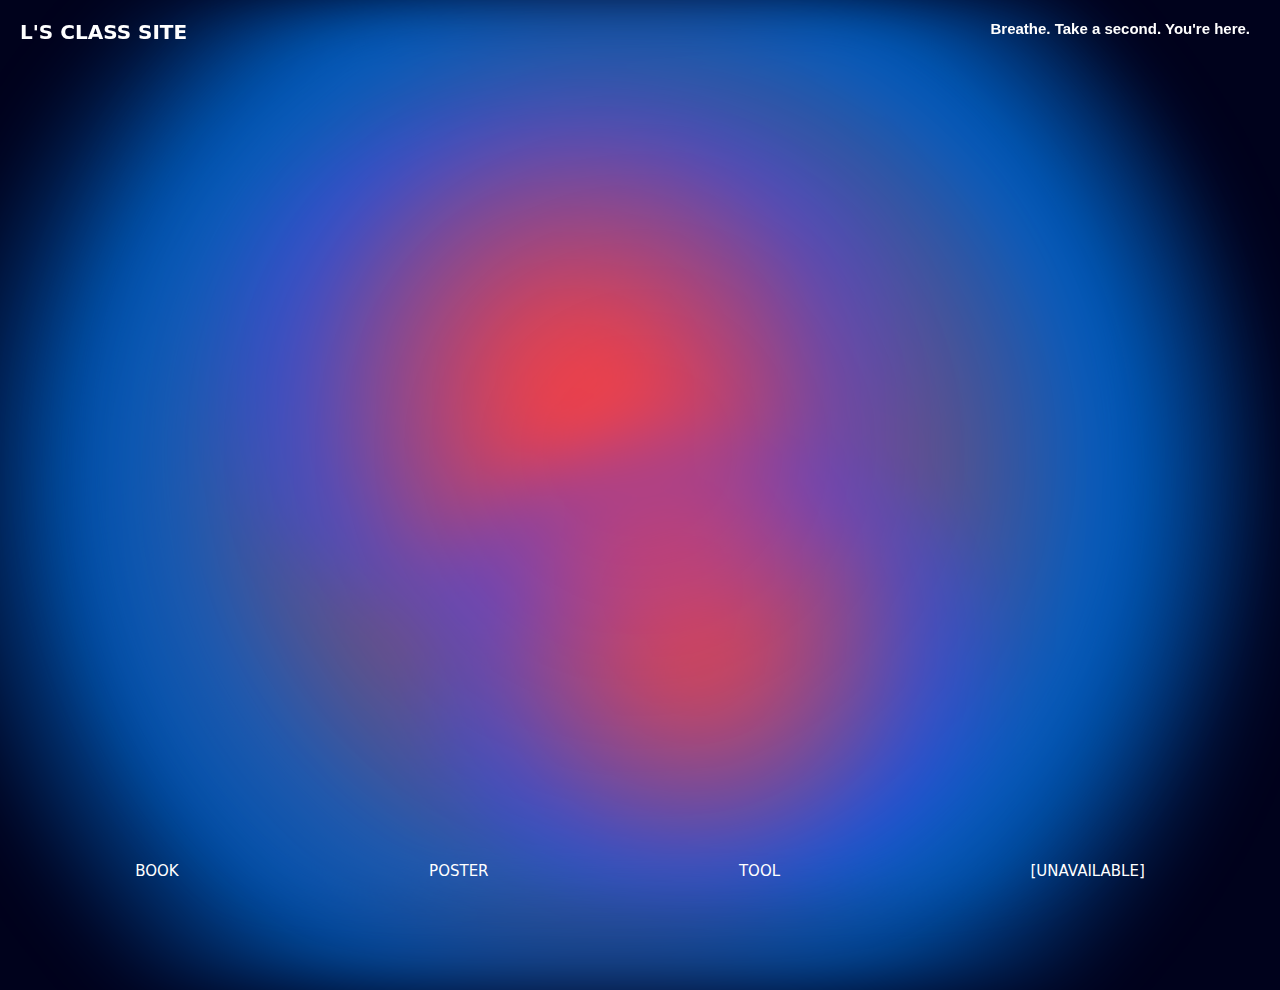
<file: index.html>
<!DOCTYPE html>
<html lang="en">
<head>
    <meta charset="UTF-8">
    <meta name="viewport" content="width=device-width, initial-scale=1.0">
    <title>L's Class Website</title>
    <link rel="preconnect" href="https://fonts.googleapis.com">
<link rel="preconnect" href="https://fonts.gstatic.com" crossorigin>
<link href="https://fonts.googleapis.com/css2?family=Instrument+Serif:ital@0;1&family=Work+Sans:ital,wght@0,100..900;1,100..900&display=swap" rel="stylesheet">
    <link href="styles.css" rel="stylesheet">
</head>


<body>

    <div class="blob"></div>
    <div class="blob1"></div>


    <h1>L'S CLASS SITE</h1>

    <h2> Breathe. Take a second. You're here. </h2>
    
    <ul>
        <li class="proj1"> <a href="project-1/index.html"> BOOK </a></li> 
        <li class="proj2"> <a href="project-2/index.html">POSTER</a></li> 
        <li class="proj3"> <a href="project-3/index.html">TOOL</a></li> 
        <li class="proj4"> <a href="#">[UNAVAILABLE]</a></li> 
    </ul>

</body>


</html>
</file>
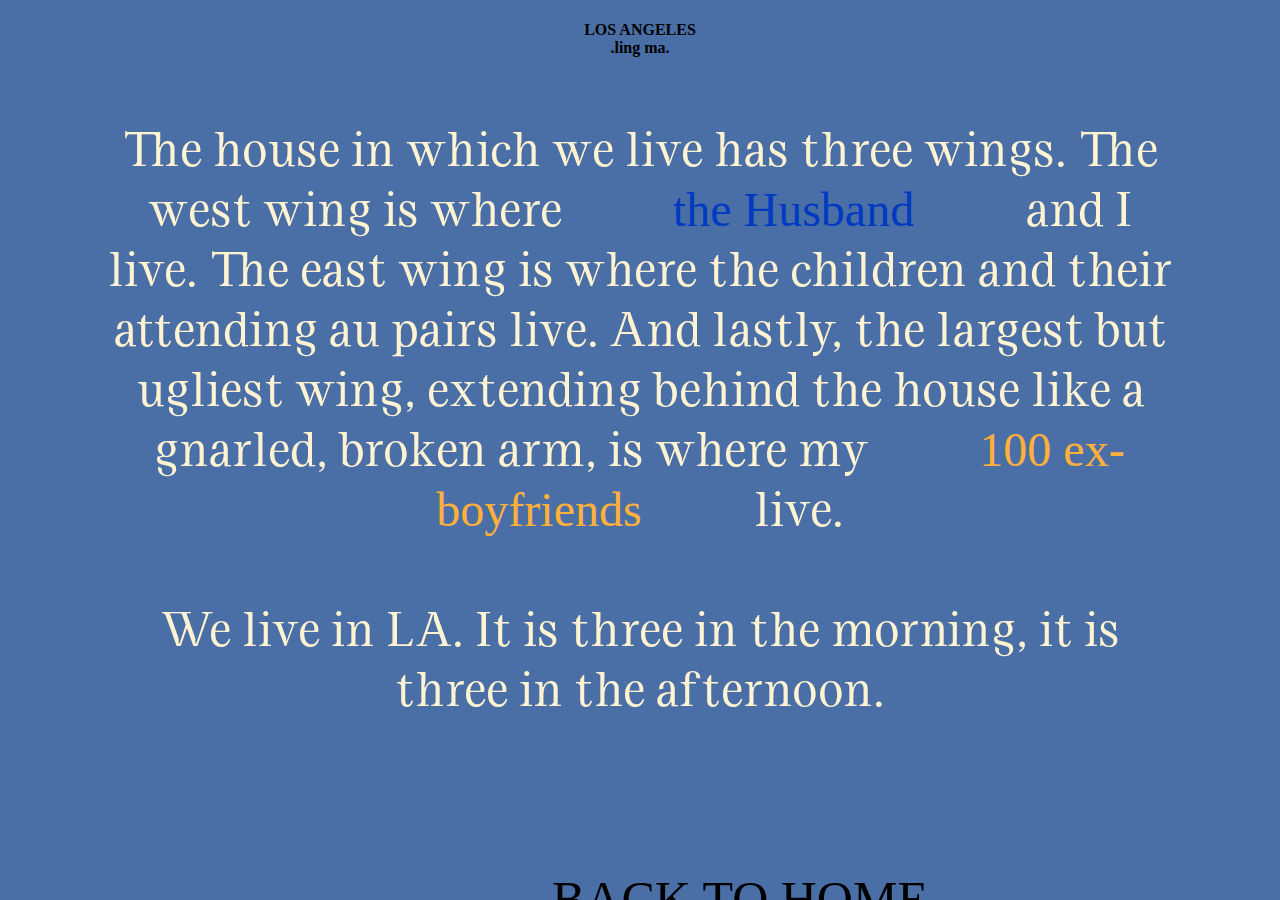
<file: project-1/index.html>
<!DOCTYPE html>
<html lang="en">
<head>
    <meta charset="UTF-8">
    <meta name="viewport" content="width=device-width, initial-scale=1.0">
    <title>Los Angeles</title>
    <link href="styles.css" rel="stylesheet">
</head>

<body>
    <h1>
        <div class="la">LOS ANGELES</div> 
        <div class="lingma"> .ling ma.</div>
    </h1>
    
    <p> The house in which we live has three wings. The west wing
        is where <a href="page2.html" class="husbandroute"> the Husband </a> and I live. The east wing is where the
        children and their attending au pairs live. And lastly, the
        largest but ugliest wing, extending behind the house like a
        gnarled, broken arm, is where my <a href="page6.html" class="boyfriendroute"> 100 ex-boyfriends </a>live. 
    </p>
       
    <p>
        We live in LA. It is three in the morning, it is three in the afternoon.
    </p>

     <div> <a href="../index.html" class="home"> BACK TO HOME</a> </div>
</body>
</html>
</file>
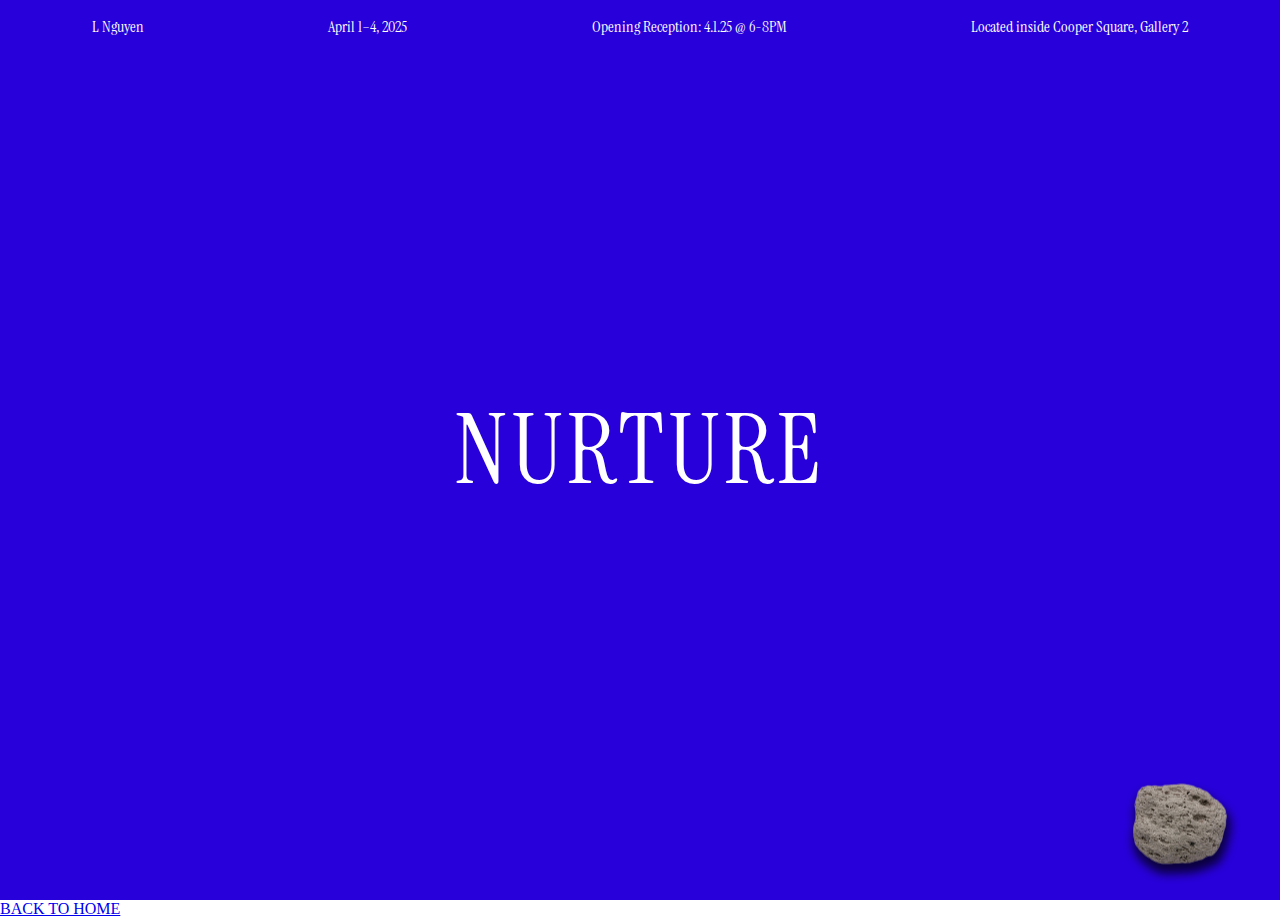
<file: project-2/index.html>
<!DOCTYPE html>
<html lang="en">
<head>
    <meta charset="UTF-8">
    <meta name="viewport" content="width=device-width, initial-scale=1.0">
    <title>Nurture Poster</title>
    <link rel="preconnect" href="https://fonts.googleapis.com">
<link rel="preconnect" href="https://fonts.gstatic.com" crossorigin>
<link href="https://fonts.googleapis.com/css2?family=Instrument+Serif:ital@0;1&display=swap" rel="stylesheet">
    <link rel="stylesheet" href="style-2.css">
</head>
<body>

  

    
    <div class="container">

      
    <div class="heading">
      <p class="name"> L Nguyen </p>

      <p class="date">April 1–4, 2025</p>

      <p class="opening"> Opening Reception: 4.1.25 @ 6-8PM </p>
      
      <p class="location"> Located inside Cooper Square, Gallery 2 </div>
    </div>

      <div>
        <h1 class="title"> NURTURE </h1>
        <img src="hugerock.jpg" class="hugerock">
      </div>

            <!-- <span id="none">NURTURE</span>
            <span id="none">NURTURE</span>
            <span id="none">A Thesis Show About Rocks.</span>
     -->

      <div class="images">
        <img src="RockHome.png" class="rock">
        <img src="rock1.png" class="rock1">
        <img src="rock2.png" class="rock2">
        <img src="rock3.png" class="rock3">
        <img src="rock4.png" class="rock4">
        <img src="rock5.png" class="rock5">
        <img src="rock6.png" class="rock6">
        
        <a href="../index.html">
        <img src="rock7.png" class="rock7">
        </a>
       
      <img src="rock8.png" class="rock8">
    </div>

    <div> <a href="../index.html" class="home"> BACK TO HOME</a> </div>
 
    
    <!-- <section>
        <ul class="code">
          <li tabindex="0" class="letter">
            <span>N</span>
          </li>

          <li tabindex="0" class="letter">
            <span>U</span>
          </li>

          <li tabindex="0" class="letter">
            <span>R</span>
          </li>

          <li tabindex="0" class="letter">
            <span>T</span>
          </li>

          <li tabindex="0" class="letter">
            <span>U</span>
          </li>

          <li tabindex="0" class="letter">
            <span>R</span>
          </li>

          <li tabindex="0" class="letter">
            <span>E</span>
          </li> </ul>
      </section> -->

      <!-- <div class="longcopy">
        <p>This is the website promoting my senior show <em>Nurture</em>, which opens on April 1, 2025.</p>
          
        <p>And no, that is not a April Fool's joke. But perhaps it’s fitting that this exploration of plants, nature, and our 
          increasingly distanced relationship with the earth is happening on April Fool’s Day. It’s almost like the 
          universe is laughing at us for thinking we can solve our deeply ingrained ecological disconnect by staring
          at some plants in a gallery. But we’ll get there.</p>
         
          <p> Nurture is a show that explores the tension between creation and destruction, 
            the fragility of identity, trying to decipher between the real and the fake, 
            and the absurdity of trying to make sense of it all in an increasingly fractured 
            world. Through mixed-media installations, sculptures, and art that definitely 
            took more time than it should have, I invite you to reflect on the paradox of 
            nurturing: how can we care for others while we are still trying to figure out how to care
             for ourselves? Is it even possible to "nurture" anything anymore?
          </p>
       
          <p>Yes, this all sounds very grand. But don’t worry, there’s irony here too. If you’re expecting 
            some existential breakthrough that will change your life or give you the answers to the 
            universe—I promise I’m just as confused as you are. This show isn’t about making sense of anything; 
            but looking for a thread of hope underneath the messiness of our human condition, 
            while we still attempt to nurture something. 
            Anything. 
          </p>
         
          <p>
            So please, come for the existential crises, painfully self-aware commentary, and the complexities in 
            my own relationship to nature. But stay for the plants. And of course, the art. You might think some of it’s good.
          </p>
     </div> -->



    </div>
</body>
</html>
</file>
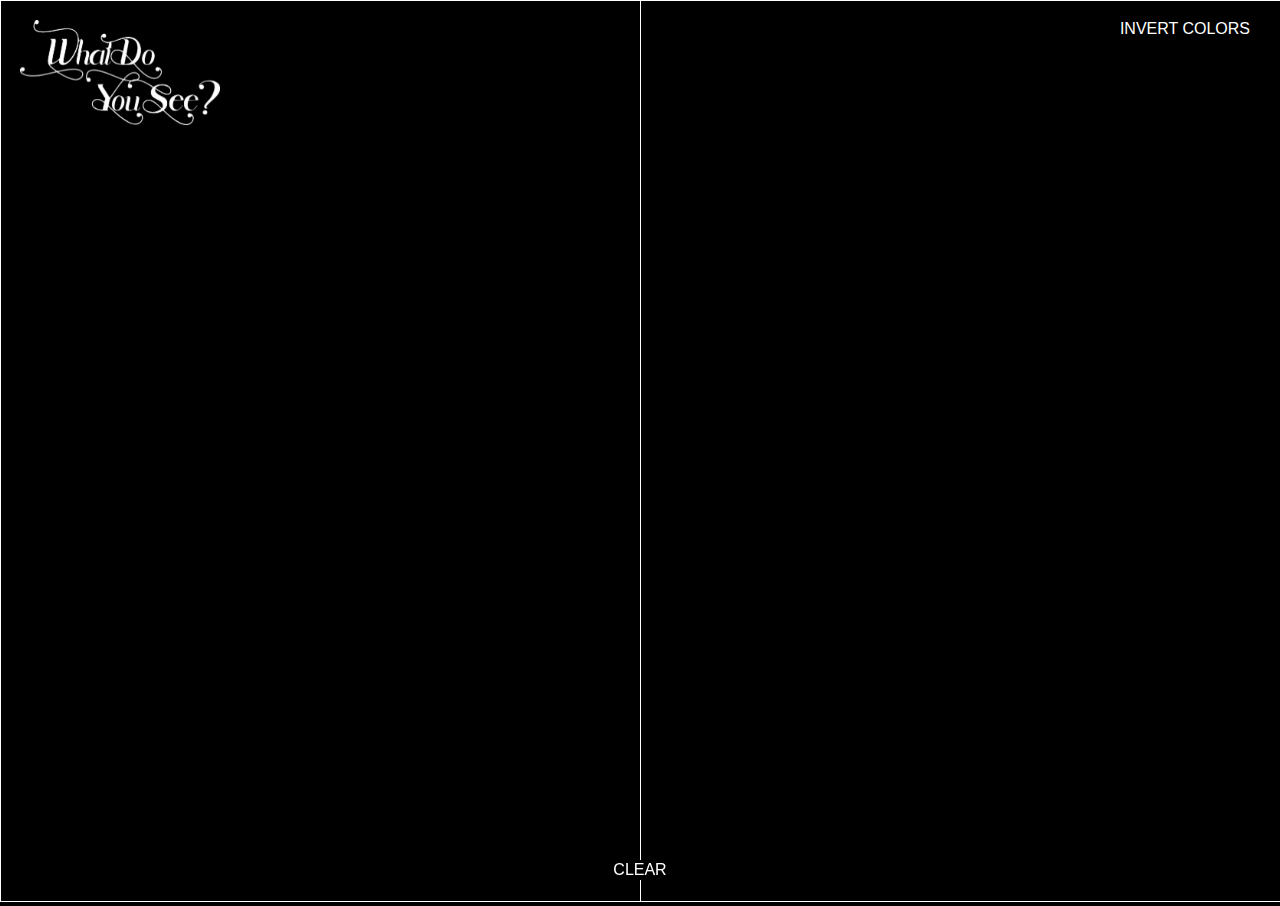
<file: project-3/index.html>
<!DOCTYPE html>
<html lang="en">
<head>
    <meta charset="UTF-8">
    <meta name="viewport" content="width=device-width, initial-scale=1.0">
    <title>DIY Rorschach Test</title>
    <link href="newstyles.css" rel="stylesheet">
    <link href="https://fonts.googleapis.com/css2?family=Instrument+Serif:ital@0;1&display=swap" rel="stylesheet">
</head>

<div>
    <a href="../index.html">
    <img src="whitev.png" id="titleimage"> </a>
</div>

<div class="container">
    
    <div class="drawing-area">
      <canvas id="drawingCanvas"></canvas>
    </div>
    
    <div class="reflection-area">
      <canvas id="reflectionCanvas"></canvas>
    </div>
  
</div>

<button id="clearButton">CLEAR</button>

<button id="invertButton">INVERT COLORS</button>

<script>
    const invertButton = document.getElementById('invertButton');
    let isInverted = false;

    invertButton.addEventListener('click', () => {
        isInverted = !isInverted; // Toggle the state
        document.body.style.filter = isInverted ? 'invert(1)' : 'invert(0)';
    });
</script>

<script src="script.js"></script>
</body>
</file>
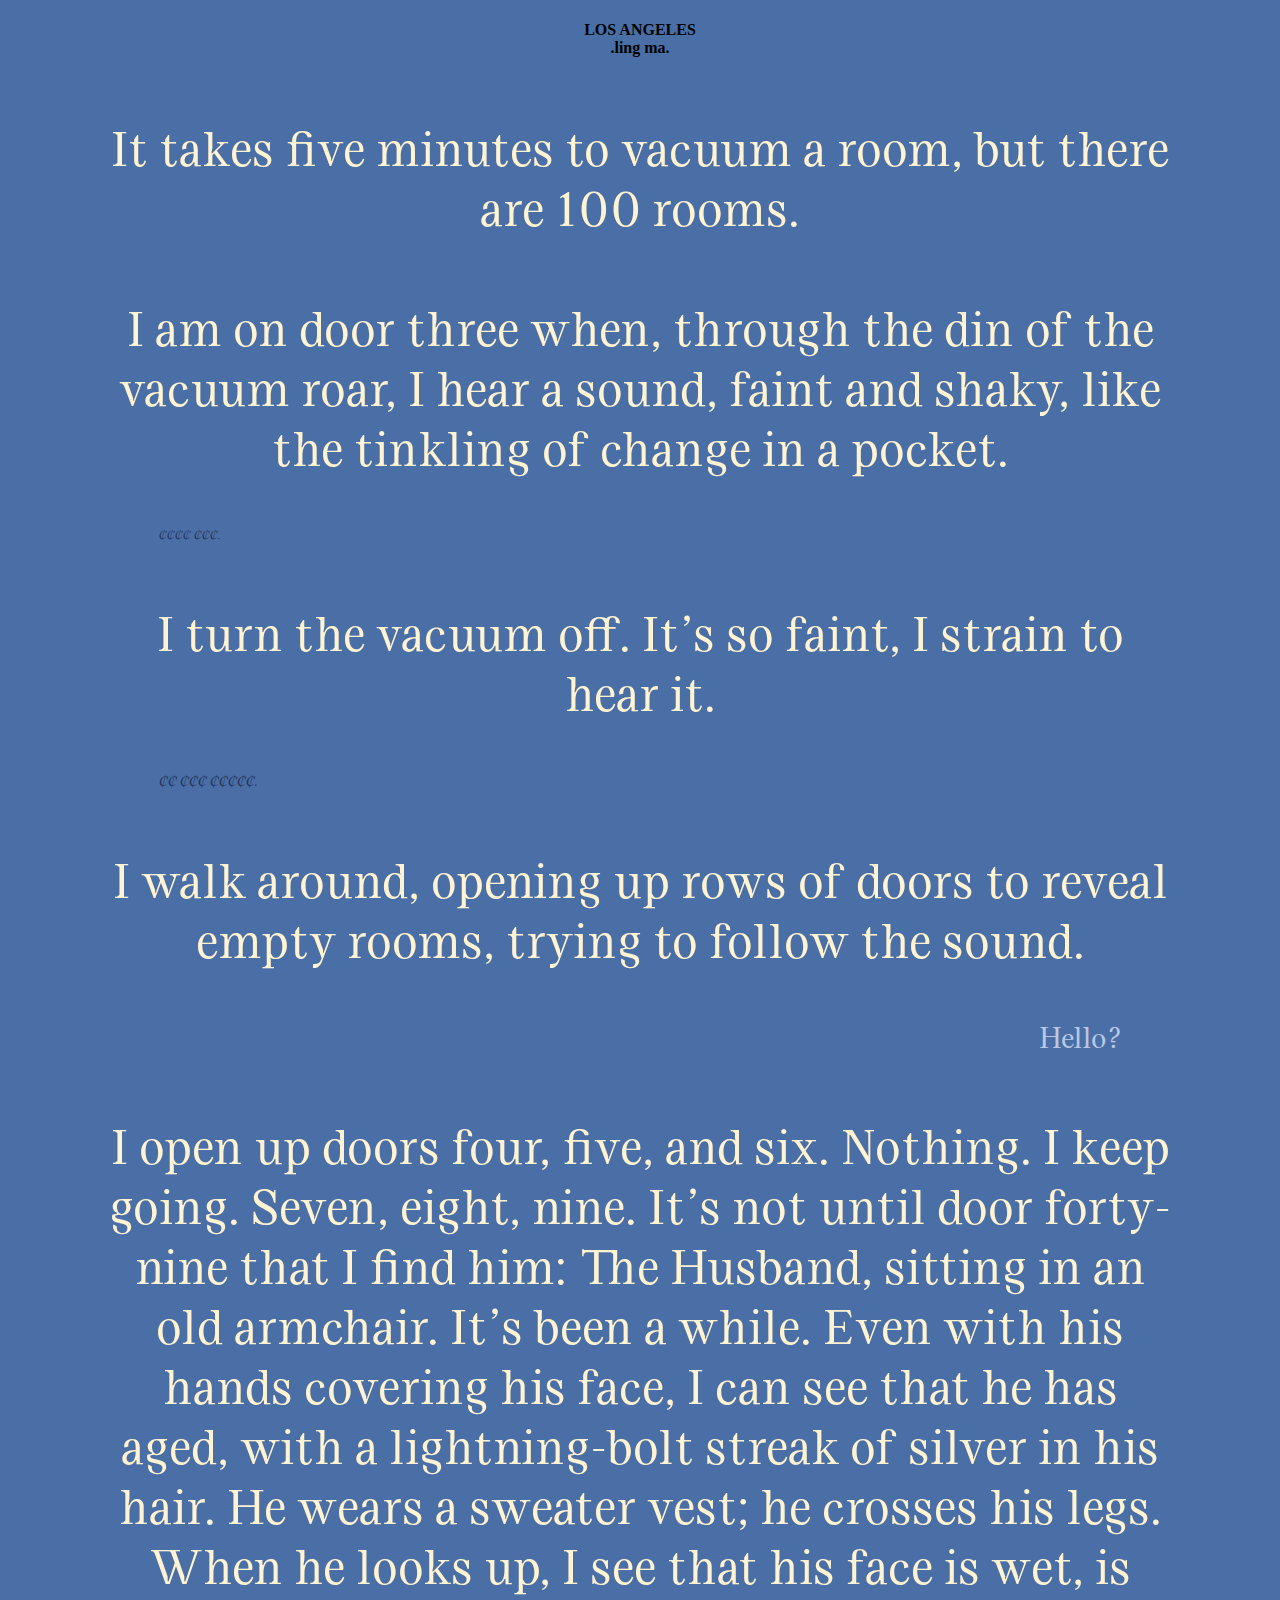
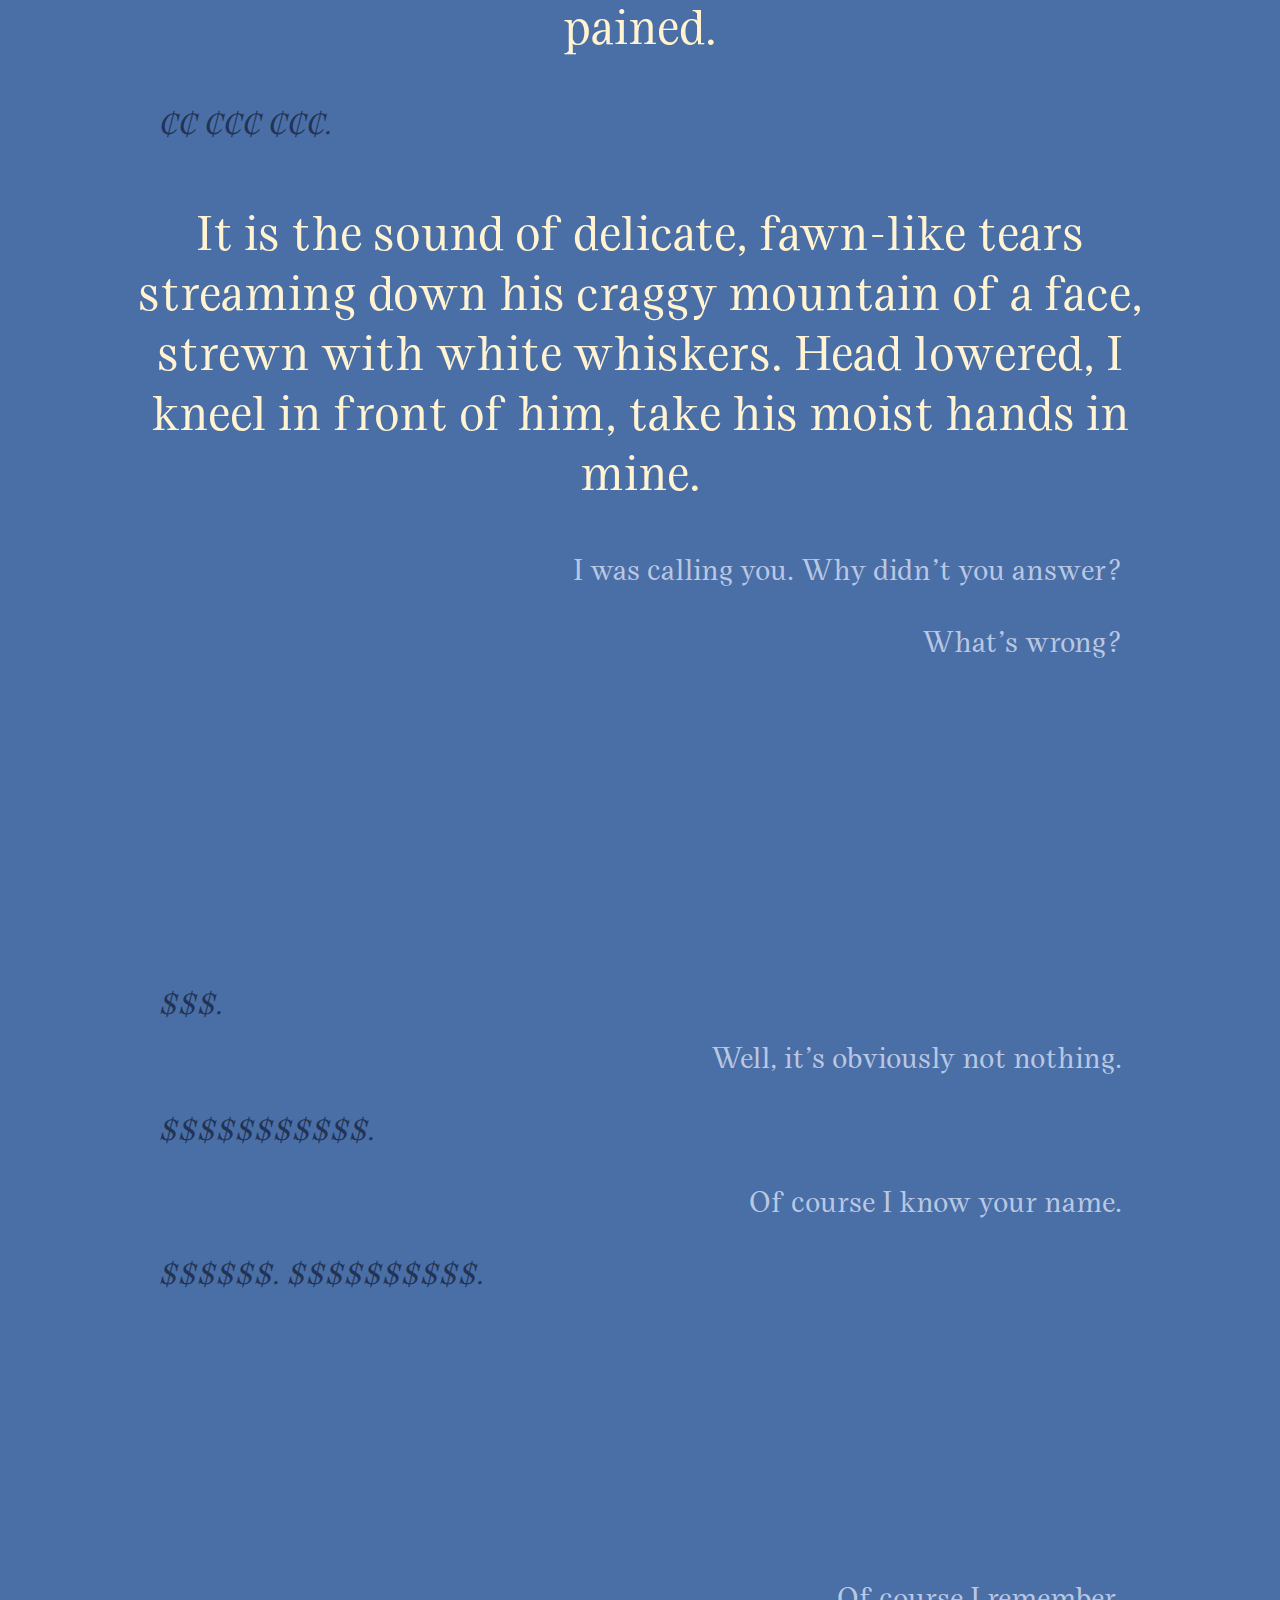
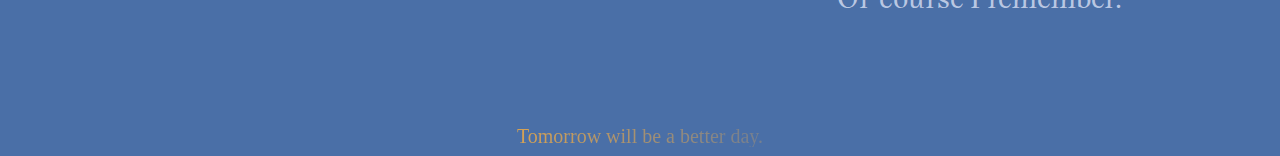
<file: project-1/page10.html>
<!DOCTYPE html>
<html lang="en">
<head>
    <meta charset="UTF-8">
    <meta name="viewport" content="width=device-width, initial-scale=1.0">
    <title>The End</title>
    <link href="styles.css" rel="stylesheet">
</head>
<body>
    <h1>
        <div class="la">LOS ANGELES</div> 
        <div class="lingma"> .ling ma.</div>
    </h1>
    <p>It takes five minutes to vacuum a room, but there are
    100 rooms. 
    <br><br>
    I am on door three when, through the din of the
    vacuum roar, I hear a sound, faint and shaky, like the
    tinkling of change in a pocket.</p>
    <div class="hcry1"> <em>¢¢¢¢ ¢¢¢.</em></div>

    <p>I turn the vacuum off. It’s so faint, I strain to <br> hear it.</p>
    
    <div class="hcry2"> <em>¢¢ ¢¢¢ ¢¢¢¢¢.</em></div>
    
    <p>I walk around, opening up rows of doors to reveal empty
    rooms, trying to follow the sound.</p>
    
    <div class="rtext">Hello? </div>

    <p>I open up doors four, five, and six. Nothing. I keep going. Seven, eight,
    nine. It’s not until door forty-nine that I find him: The
    Husband, sitting in an old armchair. It’s been a while. Even
    with his hands covering his face, I can see that he has aged,
    with a lightning-bolt streak of silver in his hair. He wears a
    sweater vest; he crosses his legs. When he looks up, I see
    that his face is wet, is pained. </p>
    
    <div class="htext"> <em>¢¢ ¢¢¢ ¢¢¢.</em></div>
   
    <p>It is the sound of
    delicate, fawn-like tears streaming down his craggy
    mountain of a face, strewn with white whiskers.
    Head lowered, I kneel in front of him, take his moist
    hands in mine.</p>
   
    <div class="rtext"> I was calling you. Why didn’t you answer? 
    <br><br>
    What’s wrong?</div>
  
    <br><br><br><br><br><br><br><br><br><br><br><br>
    <div class="htext"></p><em>$$$.</em></div>
    <br>
    <div class="rtext">Well, it’s obviously not nothing.</div>
    <br><br>
    <div class="htext"><em>$$$$$$$$$$$.</em></div>
    <br><br> 
    <div class="rtext">Of course I know your name.</div>
    <br><br>
    <div class="htext"><em>$$$$$$. $$$$$$$$$$.</em></div>
    <br><br> <br><br><br><br><br><br><br><br><br><br><br><br><br><br>
    <div class="rtext">Of course I remember.</div>
    </p>
    <a href="../project-1/index.html" class="tomorrow">Tomorrow will be a better day.</a>
</body>
</html>
</file>
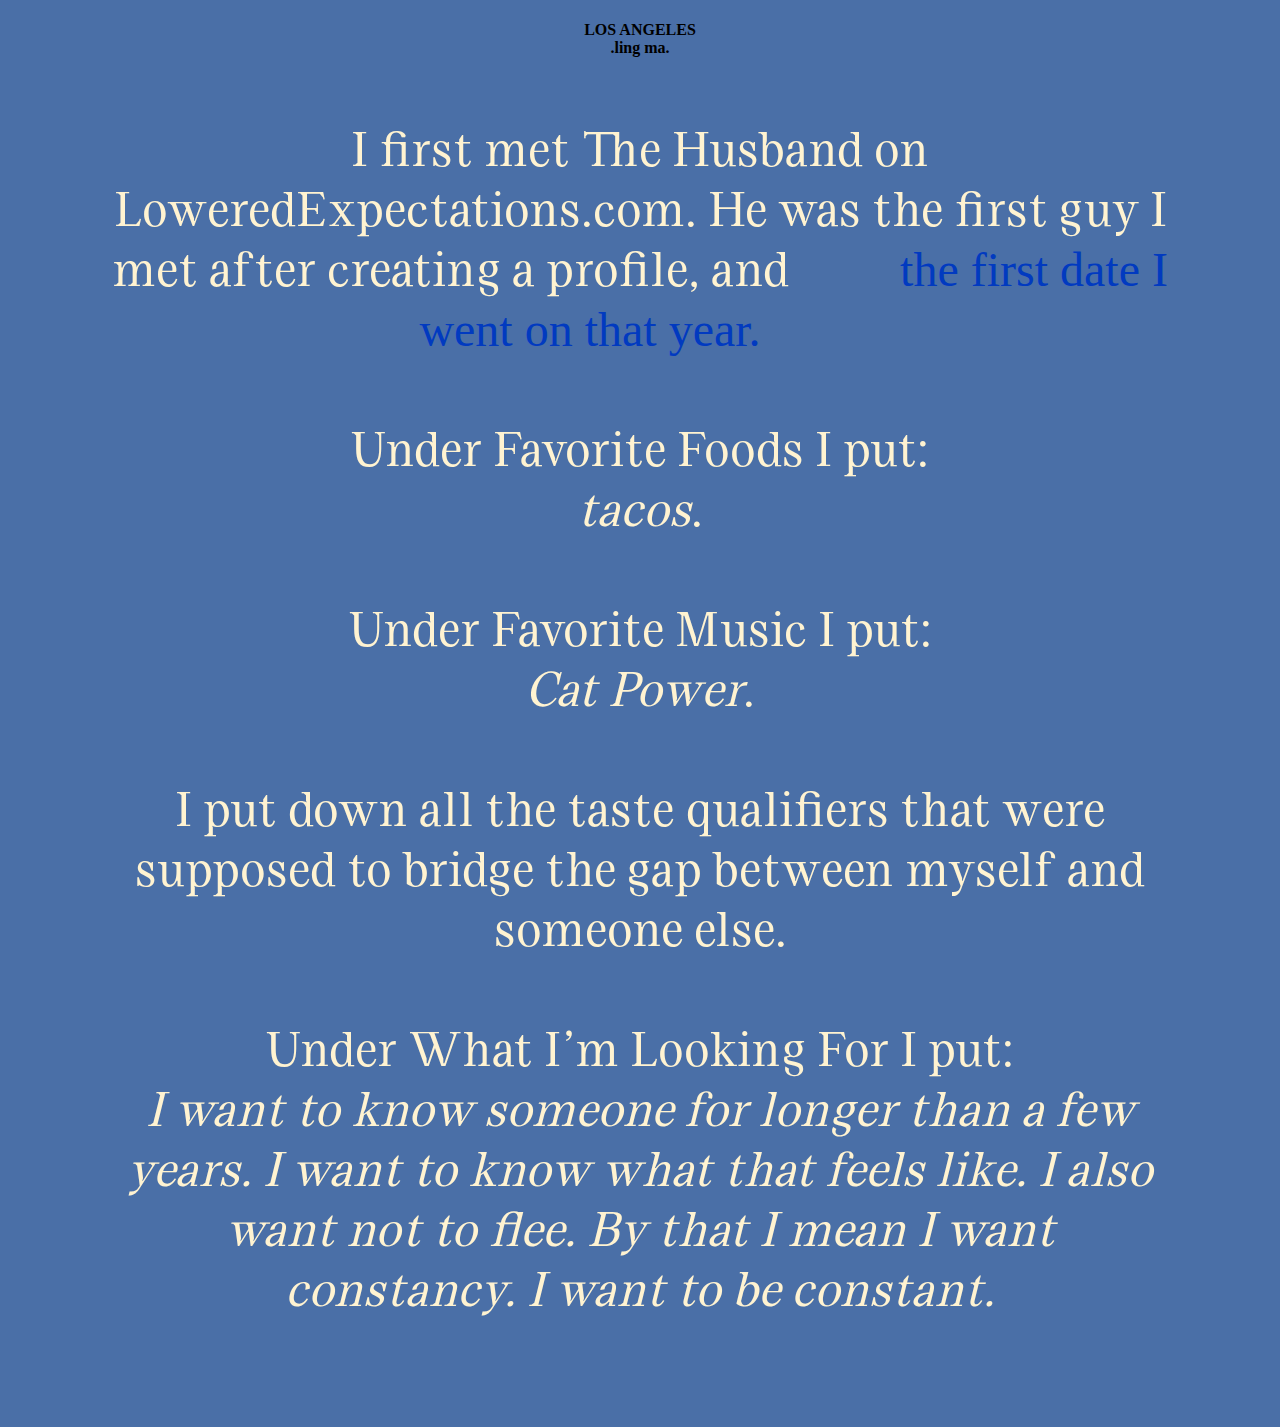
<file: project-1/page2.html>
<!DOCTYPE html>
<html lang="en">
<head>
    <meta charset="UTF-8">
    <meta name="viewport" content="width=device-width, initial-scale=1.0">
    <title>Husband Introduction</title>
    <link href="styles.css" rel="stylesheet">
</head>
<body>
    <h1>
        <div class="la">LOS ANGELES</div> 
        <div class="lingma"> .ling ma.</div>
    </h1>

   <p> 
    I first met The Husband on LoweredExpectations.com. He
    was the first guy I met after creating a profile, and <a href="page3.html" class="husbandroute"> 
    the first date I went on that year. </a>
    
    
   <P>Under Favorite Foods I put:  
    <br>
    <em>tacos</em>. 
    </P> 
  
    <p>
    Under Favorite Music I put: 
    <br>
    <em>Cat Power</em>.
    </p>    

    <p>I put down all the taste qualifiers that were supposed
    to bridge the gap between myself and someone else. 
    
   <p>
    Under What I’m Looking For I put: 
    <br>
    <em>  I want to know someone for
    longer than a few years. I want to know what that feels like.
    I also want not to flee. By that I mean I want constancy. I
    want to be constant. </em>
    <br><br>
</p>

    
       
</body>
</html>
</file>
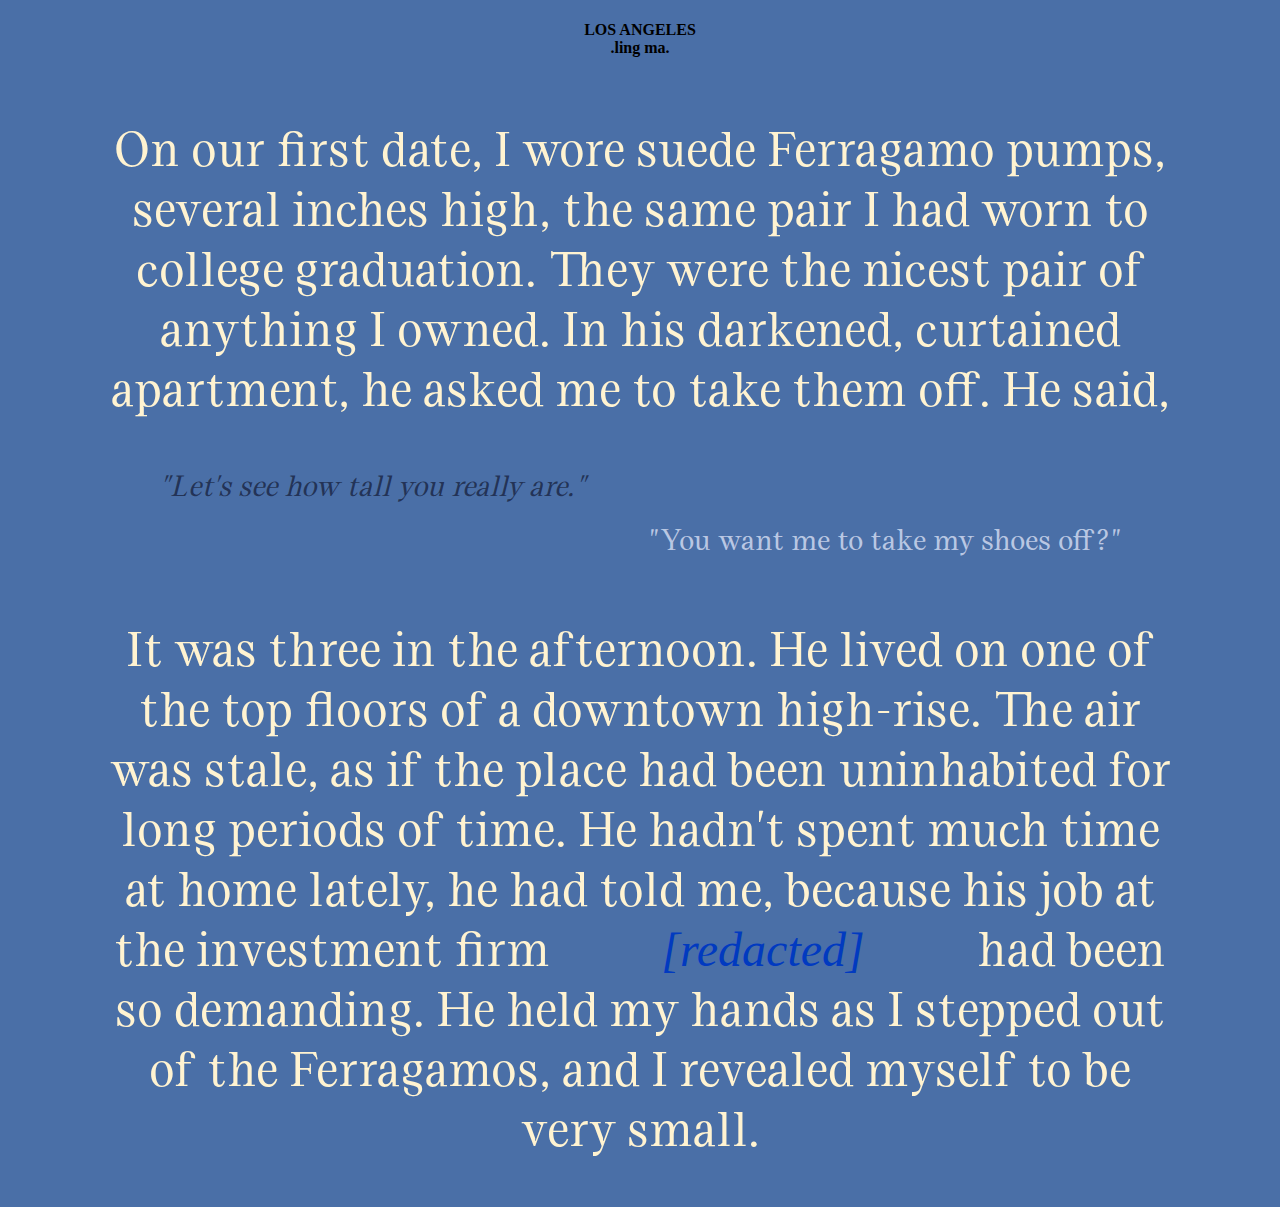
<file: project-1/page3.html>
<!DOCTYPE html>
<html lang="en">
<head>
    <meta charset="UTF-8">
    <meta name="viewport" content="width=device-width, initial-scale=1.0">
    <title>How We Met</title>
    <link href="styles.css" rel="stylesheet">
</head>

<body>
    <h1>
        <div class="la">LOS ANGELES</div> 
        <div class="lingma"> .ling ma.</div>
    </h1>
<p>On our first date, I wore suede Ferragamo pumps, several
inches high, the same pair I had worn to college graduation.
They were the nicest pair of anything I owned.
In his darkened, curtained apartment, he asked me to
take them off. He said, </p>

<div class="htext"> <em> "Let's see how tall you really are." </em> </div>
<br>

<div class="rtext"> "You want me to take my shoes off?"</div>

<p>It was three in the afternoon. He lived on one of the top
floors of a downtown high-rise. The air was stale, as if the
place had been uninhabited for long periods of time. 
He hadn't spent much time at home lately, he had told me, because his
job at the investment firm 
<a href="page4.html" class="husbandroute"> <em> [redacted] </em> </a> 
had been so demanding.
He held my hands as I stepped out of the Ferragamos, and I revealed myself to be very small.</p>

</body>
</html>
</file>
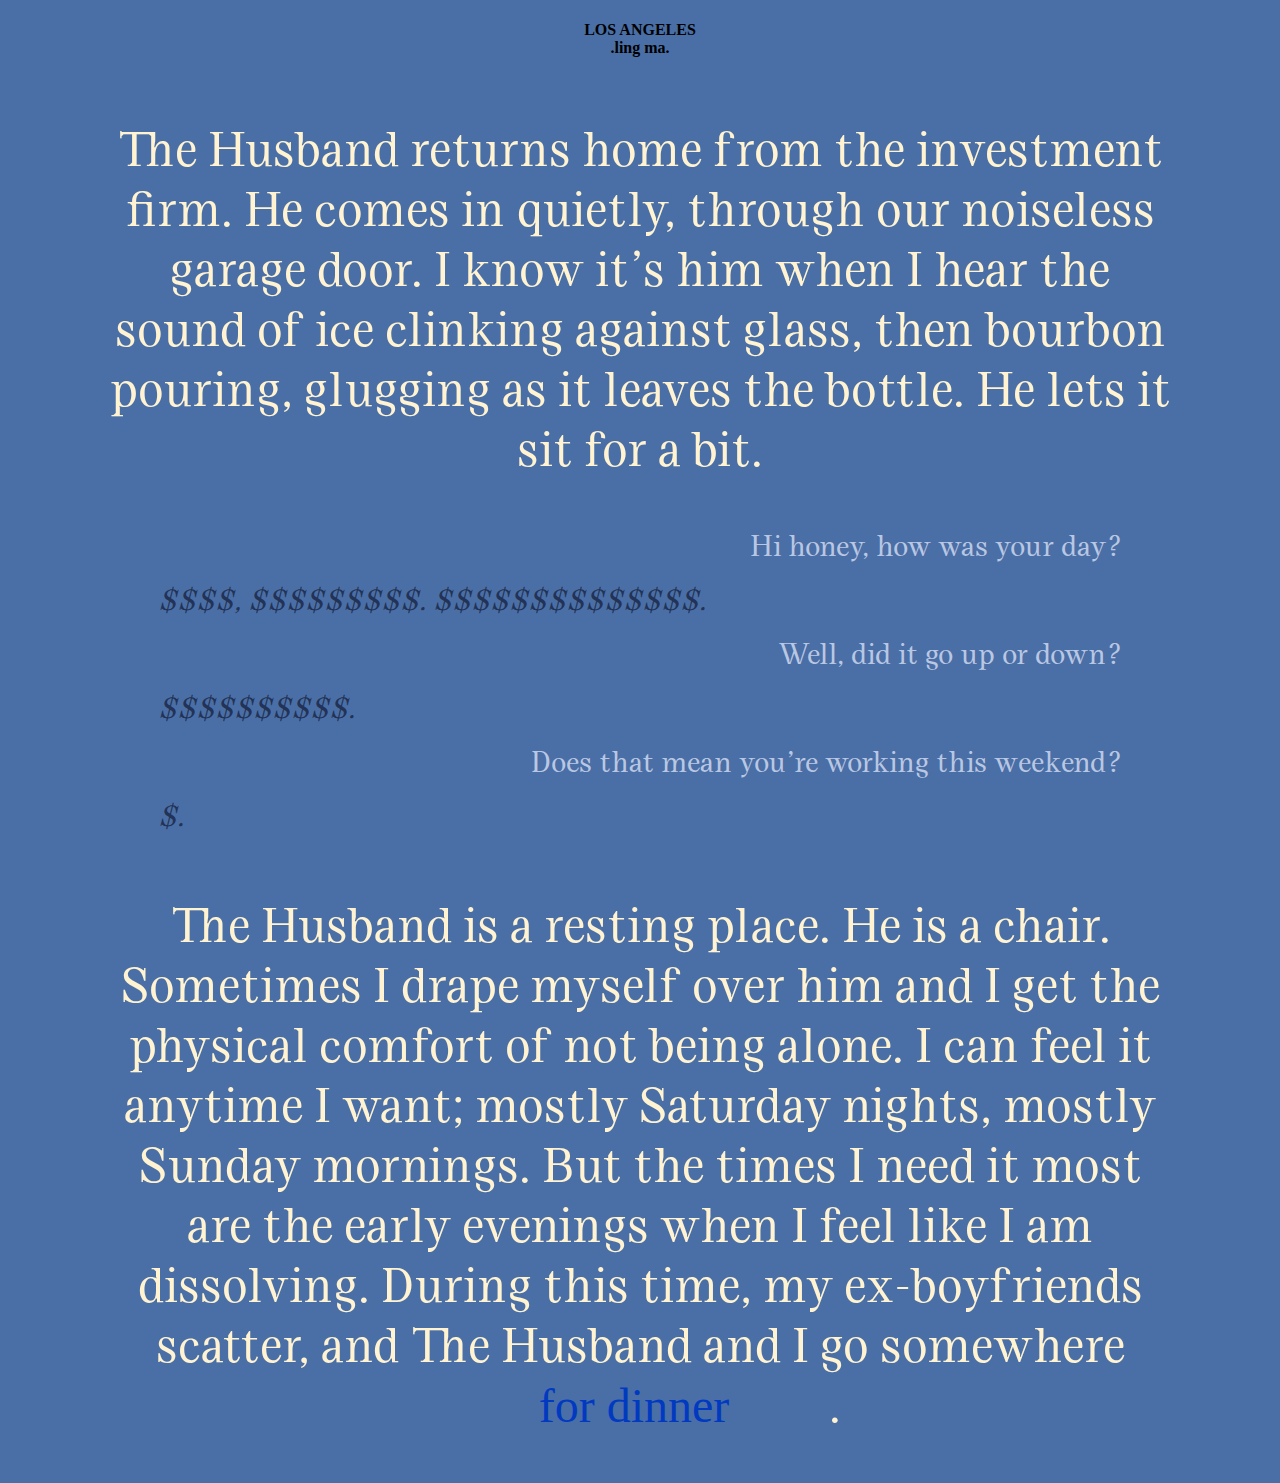
<file: project-1/page4.html>
<!DOCTYPE html>
<html lang="en">
<head>
    <meta charset="UTF-8">
    <meta name="viewport" content="width=device-width, initial-scale=1.0">
    <title>Investment Firm Conversation</title>
    <link href="styles.css" rel="stylesheet">
</head>
<body>
    <h1>
        <div class="la">LOS ANGELES</div> 
        <div class="lingma"> .ling ma.</div>
    </h1>

<p>The Husband returns home from the investment firm. He comes in quietly, 
through our noiseless garage door. I know it’s him when I hear the sound
of ice clinking against glass, then bourbon pouring, glugging
as it leaves the bottle. He lets it sit for a bit.</p>


<div class="rtext"> Hi honey, how was your day?</div>
<br>
<div class="htext"><em>$$$$, $$$$$$$$$. $$$$$$$$$$$$$$.</em></div>
<br>
<div class="rtext">Well, did it go up or down?</div>
<br>
<div class="htext"><em>$$$$$$$$$$.</em></div>
<br>
<div class="rtext"> Does that mean you’re working this weekend?</div>
<br>
<div class="htext"><em>$.</em></div>

<p>The Husband is a resting place. He is a chair. Sometimes
I drape myself over him and I get the physical comfort of not
being alone. I can feel it anytime I want; mostly Saturday
nights, mostly Sunday mornings. But the times I need it
most are the early evenings when I feel like I am dissolving.
During this time, my ex-boyfriends scatter, and The Husband and I go somewhere 
<a href="page5.html" class="husbandroute"> for dinner</a>. </p>

</body>
</html>
</file>
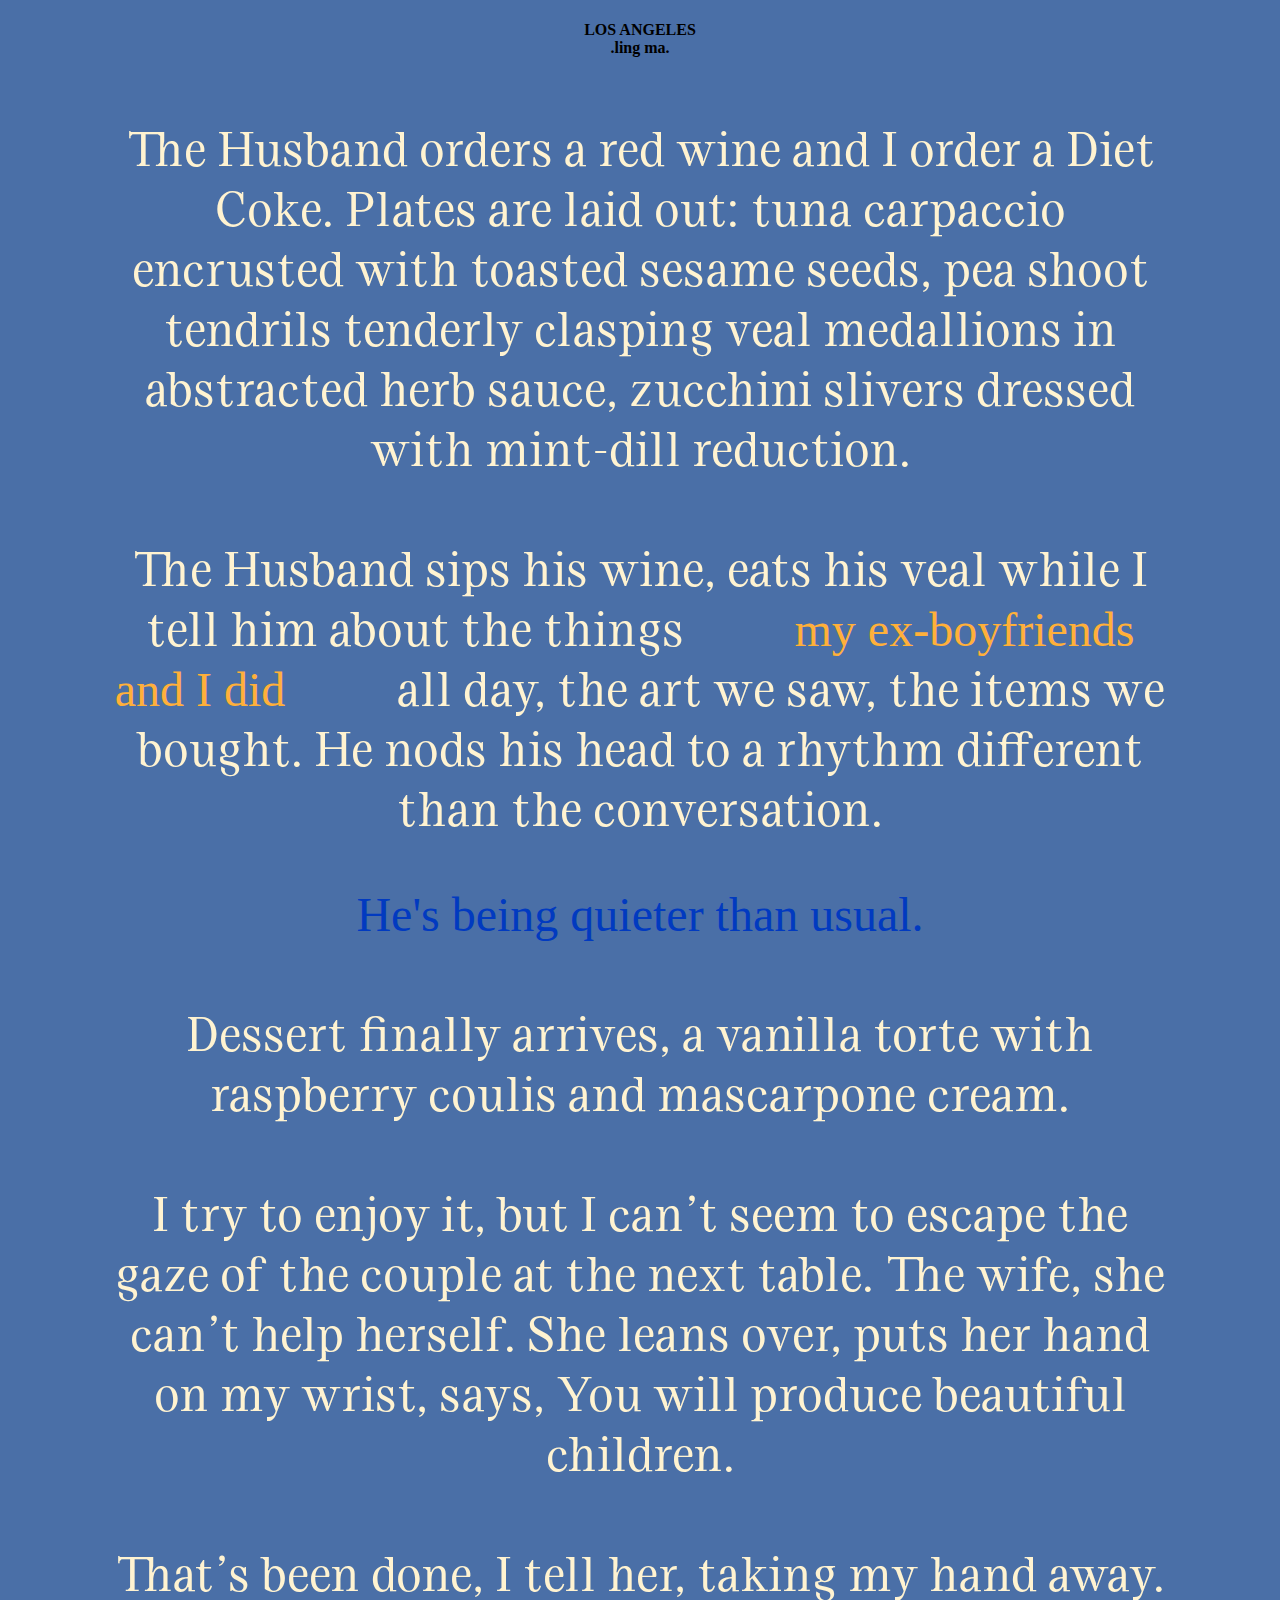
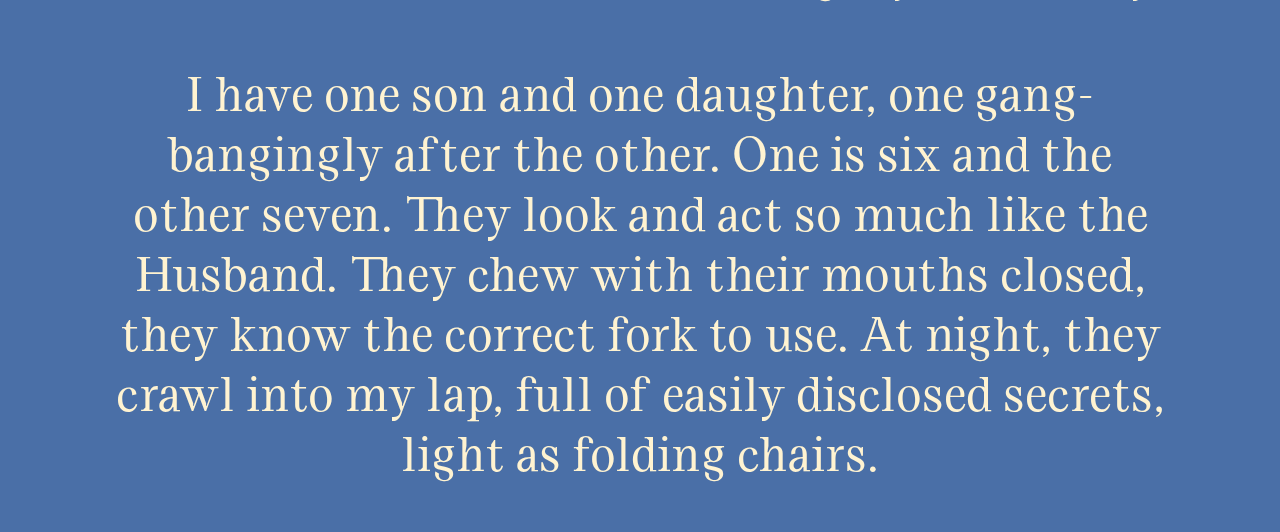
<file: project-1/page5.html>
<!DOCTYPE html>
<html lang="en">
<head>
    <meta charset="UTF-8">
    <meta name="viewport" content="width=device-width, initial-scale=1.0">
    <title>Dinner with the Husband</title>
    <link href="styles.css" rel="stylesheet">
</head>
<body>
    <h1>
        <div class="la">LOS ANGELES</div> 
        <div class="lingma"> .ling ma.</div>
    </h1>

<p>The Husband orders a red wine and I order a Diet Coke.
Plates are laid out: tuna carpaccio encrusted with toasted
sesame seeds, pea shoot tendrils tenderly clasping veal
medallions in abstracted herb sauce, zucchini slivers
dressed with mint-dill reduction.</p>

<p>The Husband sips his wine, eats his veal while I tell him
about the things <a href="page6.html" class="boyfriendroute"> my ex-boyfriends and I did </a> all day, the art
we saw, the items we bought. He nods his head to a 
rhythm different than the conversation.</p>

<a href="page10.html" class="husbandroute"> He's being quieter than usual.</a>

<p>Dessert finally arrives, a vanilla torte
with raspberry coulis and mascarpone cream.</p>

<p>I try to enjoy it, but I can’t seem to escape the gaze of
the couple at the next table. The wife, she can’t help herself.
She leans over, puts her hand on my wrist, says, You will
produce beautiful children. 
<br><br>
That’s been done, I tell her, taking my hand away.</p>

<p>I have one son and one daughter, one gang-bangingly
after the other. One is six and the other seven. They look
and act so much like the Husband. They chew with their
mouths closed, they know the correct fork to use. At night,
they crawl into my lap, full of easily disclosed secrets, light
as folding chairs.</p>

</body>
</html>
</file>
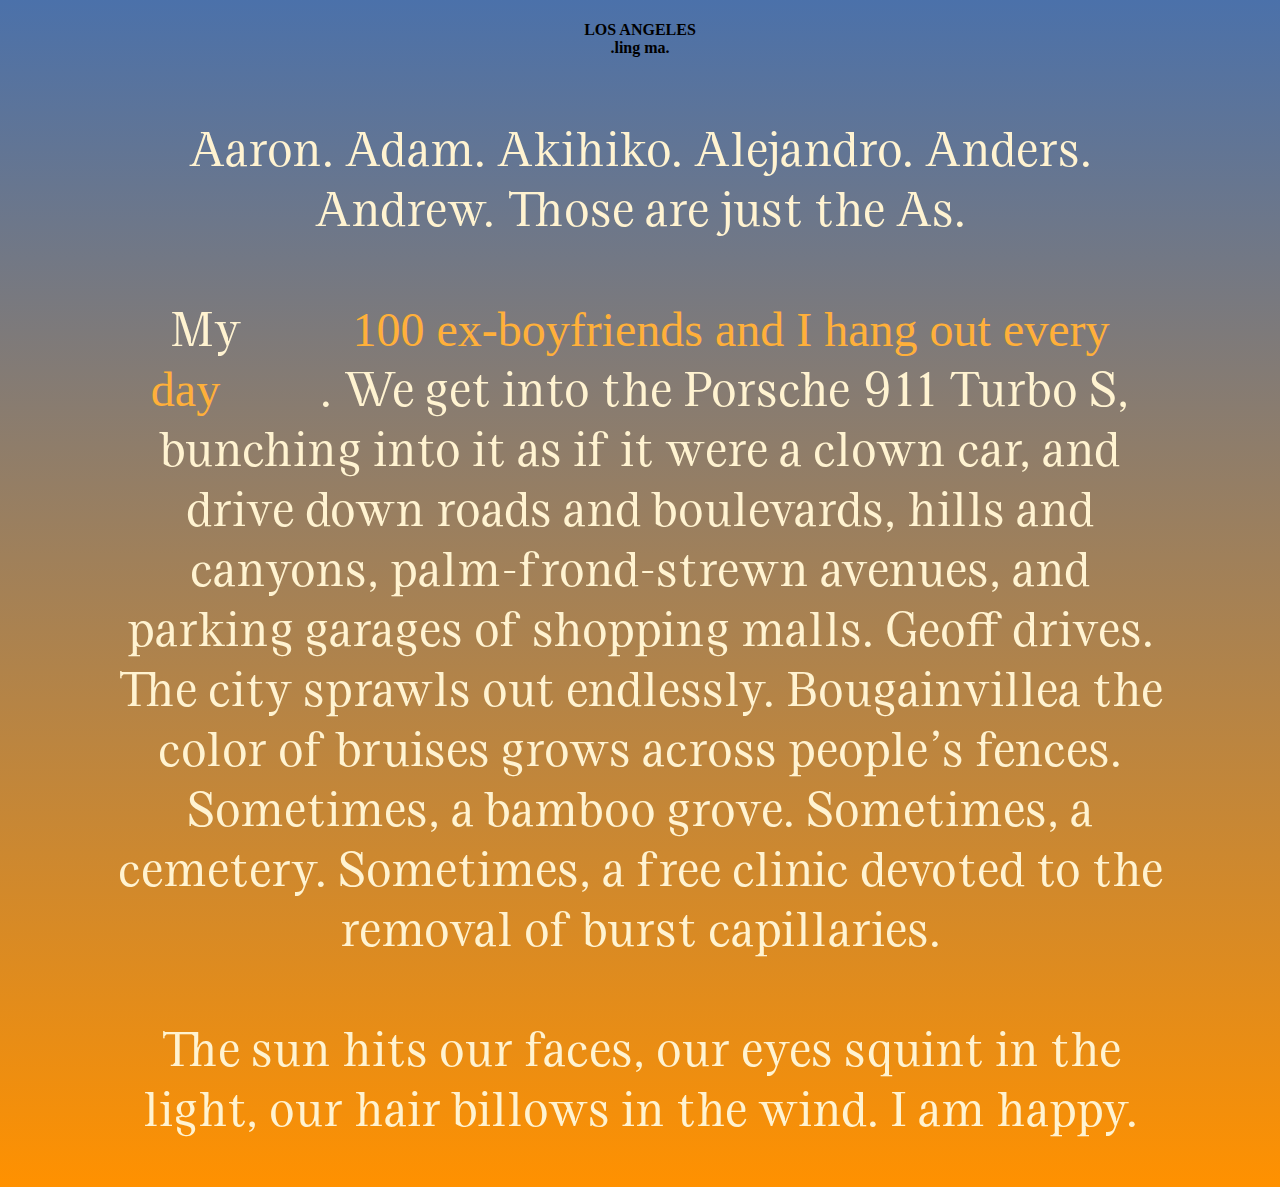
<file: project-1/page6.html>
<!DOCTYPE html>
<html lang="en">
<head>
    <meta charset="UTF-8">
    <meta name="viewport" content="width=device-width, initial-scale=1.0">
    <title>Introduction to Boyfriends</title>
    <link href="styles.css" rel="stylesheet">
</head>
<h1>
    <div class="la">LOS ANGELES</div> 
    <div class="lingma"> .ling ma.</div>
</h1>
<body class="sunset">
<p>Aaron. Adam. Akihiko.
Alejandro. Anders. Andrew. Those are just the As.</p>

<p>My <a href="page7.html" class="boyfriendroute">100 ex-boyfriends and I hang out every day</a>. We get
into the Porsche 911 Turbo S, bunching into it as if it were a
clown car, and drive down roads and boulevards, hills and
canyons, palm-frond-strewn avenues, and parking garages
of shopping malls. Geoff drives. The city sprawls out
endlessly. Bougainvillea the color of bruises grows across
people’s fences. Sometimes, a bamboo grove. Sometimes, a
cemetery. Sometimes, a free clinic devoted to the removal
of burst capillaries.</p>

<p>The sun hits our faces, our eyes squint
in the light, our hair billows in the wind. I am happy.</p>


</body>
</html>
</file>
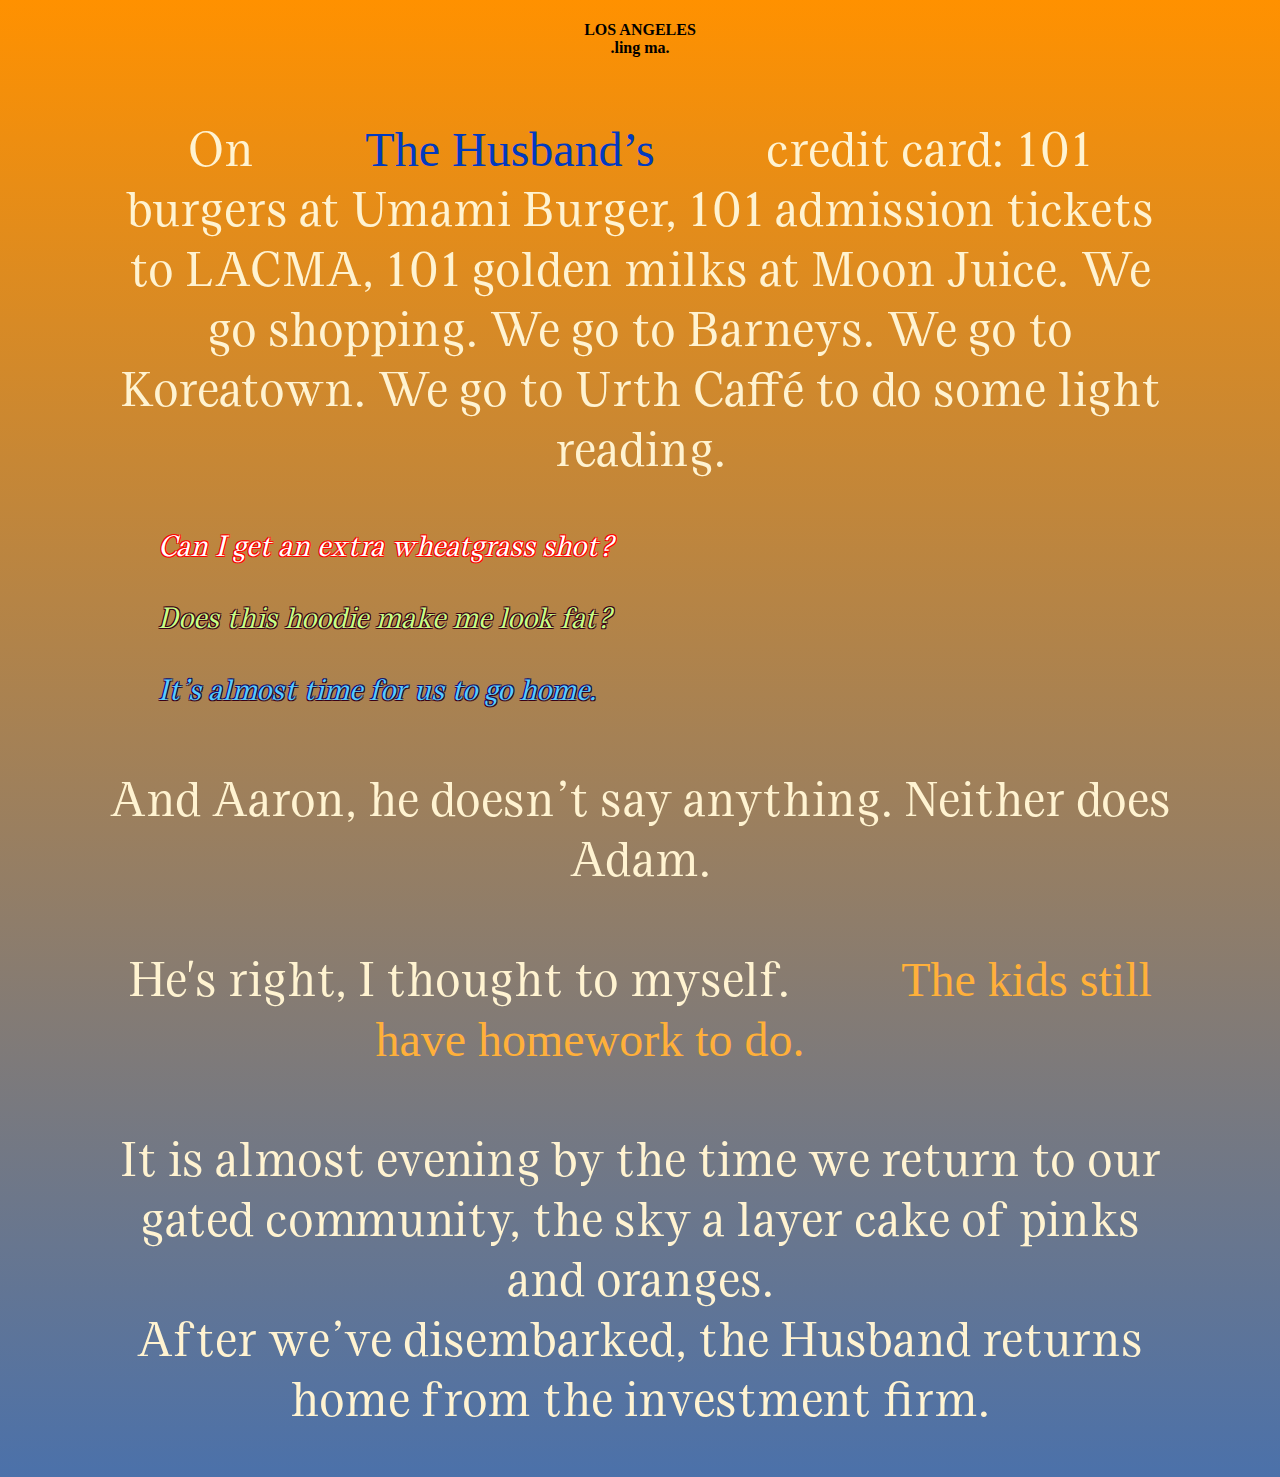
<file: project-1/page7.html>
<!DOCTYPE html>
<html lang="en">
<head>
    <meta charset="UTF-8">
    <meta name="viewport" content="width=device-width, initial-scale=1.0">
    <title>Driving Around Town</title>
    <link href="styles.css" rel="stylesheet">
</head>
<body class="sunset2">
    <h1>
        <div class="la">LOS ANGELES</div> 
        <div class="lingma"> .ling ma.</div>
    </h1>
<p>On <a href="page2.html" class="husbandroute"> The Husband’s</a> credit card: 101 burgers at Umami
Burger, 101 admission tickets to LACMA, 101 golden milks
at Moon Juice. We go shopping. We go to Barneys. We go to
Koreatown. We go to Urth Caffé to do some light reading.</p>

<Div class="bf1"><em>Can I get an extra wheatgrass shot?</em></Div>
<br><br>
<div class="bf2"><em>Does this hoodie make me look fat?</em></div>
<br><br>
<div class="bf3"><em>It’s almost time for us to go home.</em></div> 
    
<p>And Aaron, he doesn’t say anything. Neither does Adam. 
<br><br>
He's right, I thought to myself.
<a href="page8.html" class="boyfriendroute">The kids still have homework to do.</a></em>
</p> 

<p>
It is almost evening by the time we return to our gated
community, the sky a layer cake of pinks and oranges.
<br>
After we’ve disembarked, the Husband returns home
from the investment firm.
</p>

</body>
</html>
</file>
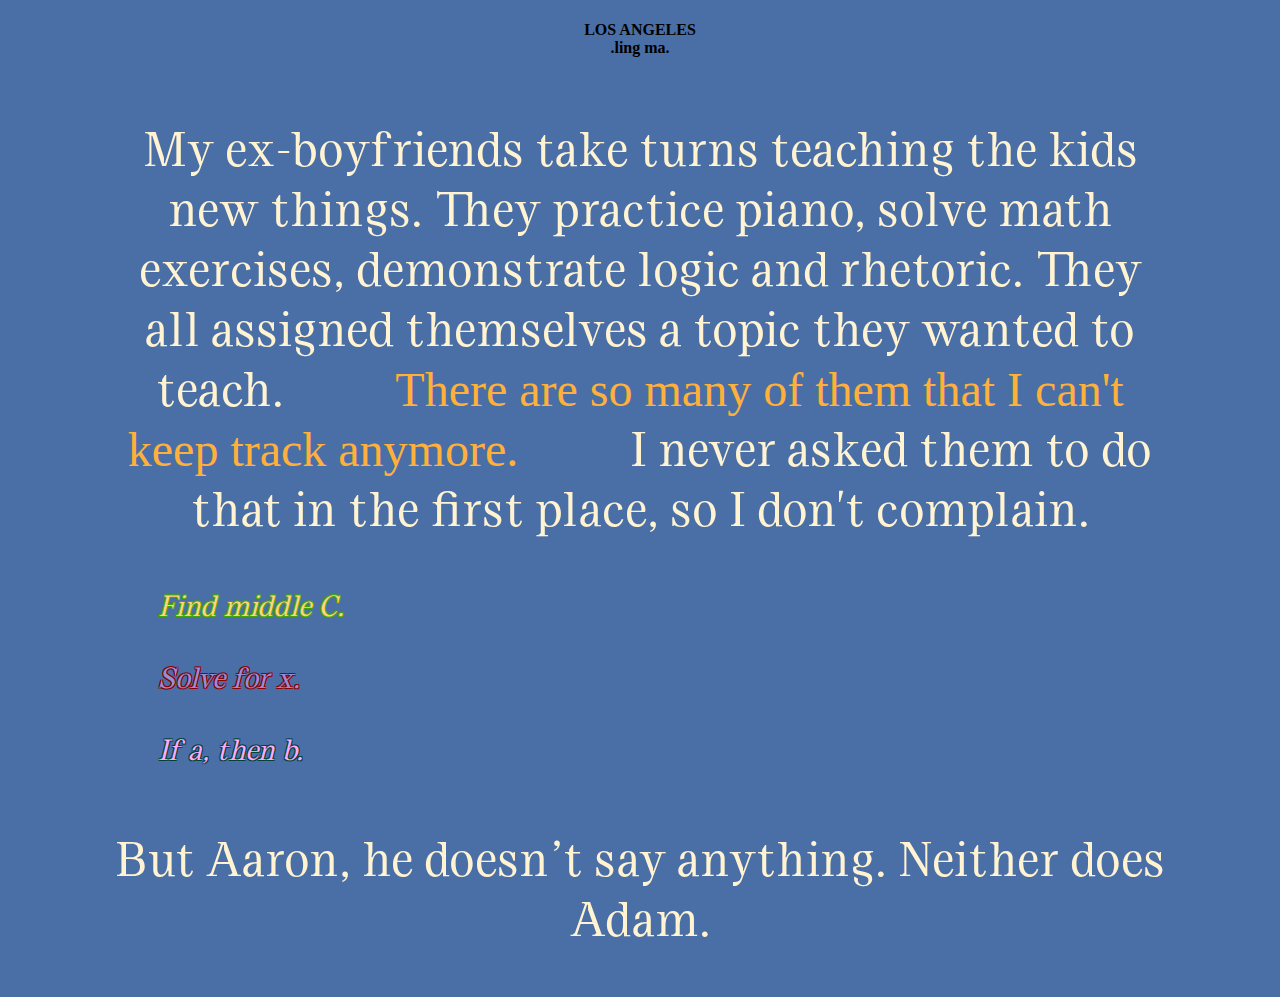
<file: project-1/page8.html>
<!DOCTYPE html>
<html lang="en">
<head>
    <meta charset="UTF-8">
    <meta name="viewport" content="width=device-width, initial-scale=1.0">
    <title>Ex's with Kids</title>
    <link href="styles.css" rel="stylesheet">
</head>
<body>
    <h1>
        <div class="la">LOS ANGELES</div> 
        <div class="lingma"> .ling ma.</div>
    </h1>
   <p> My ex-boyfriends take turns teaching the kids new
    things. They practice piano, solve math exercises,
    demonstrate logic and rhetoric. They all assigned themselves a topic they wanted to teach. 
    <a href="page9.html" class="boyfriendroute"> There are so many of them that I can't keep track anymore. </a> 
    I never asked them to do that in the first place, so I don't complain.</p> 

 <Div class="bf4"><em>Find middle C. </em></Div>
<br><br>
<div class="bf5"><em>Solve for x.</em></div>
<br><br>
<div class="bf6"><em>If a, then b.</em></div> 

<p>
    But Aaron, he doesn’t say anything. Neither does Adam.
</p>
         
</body>
</html>
</file>
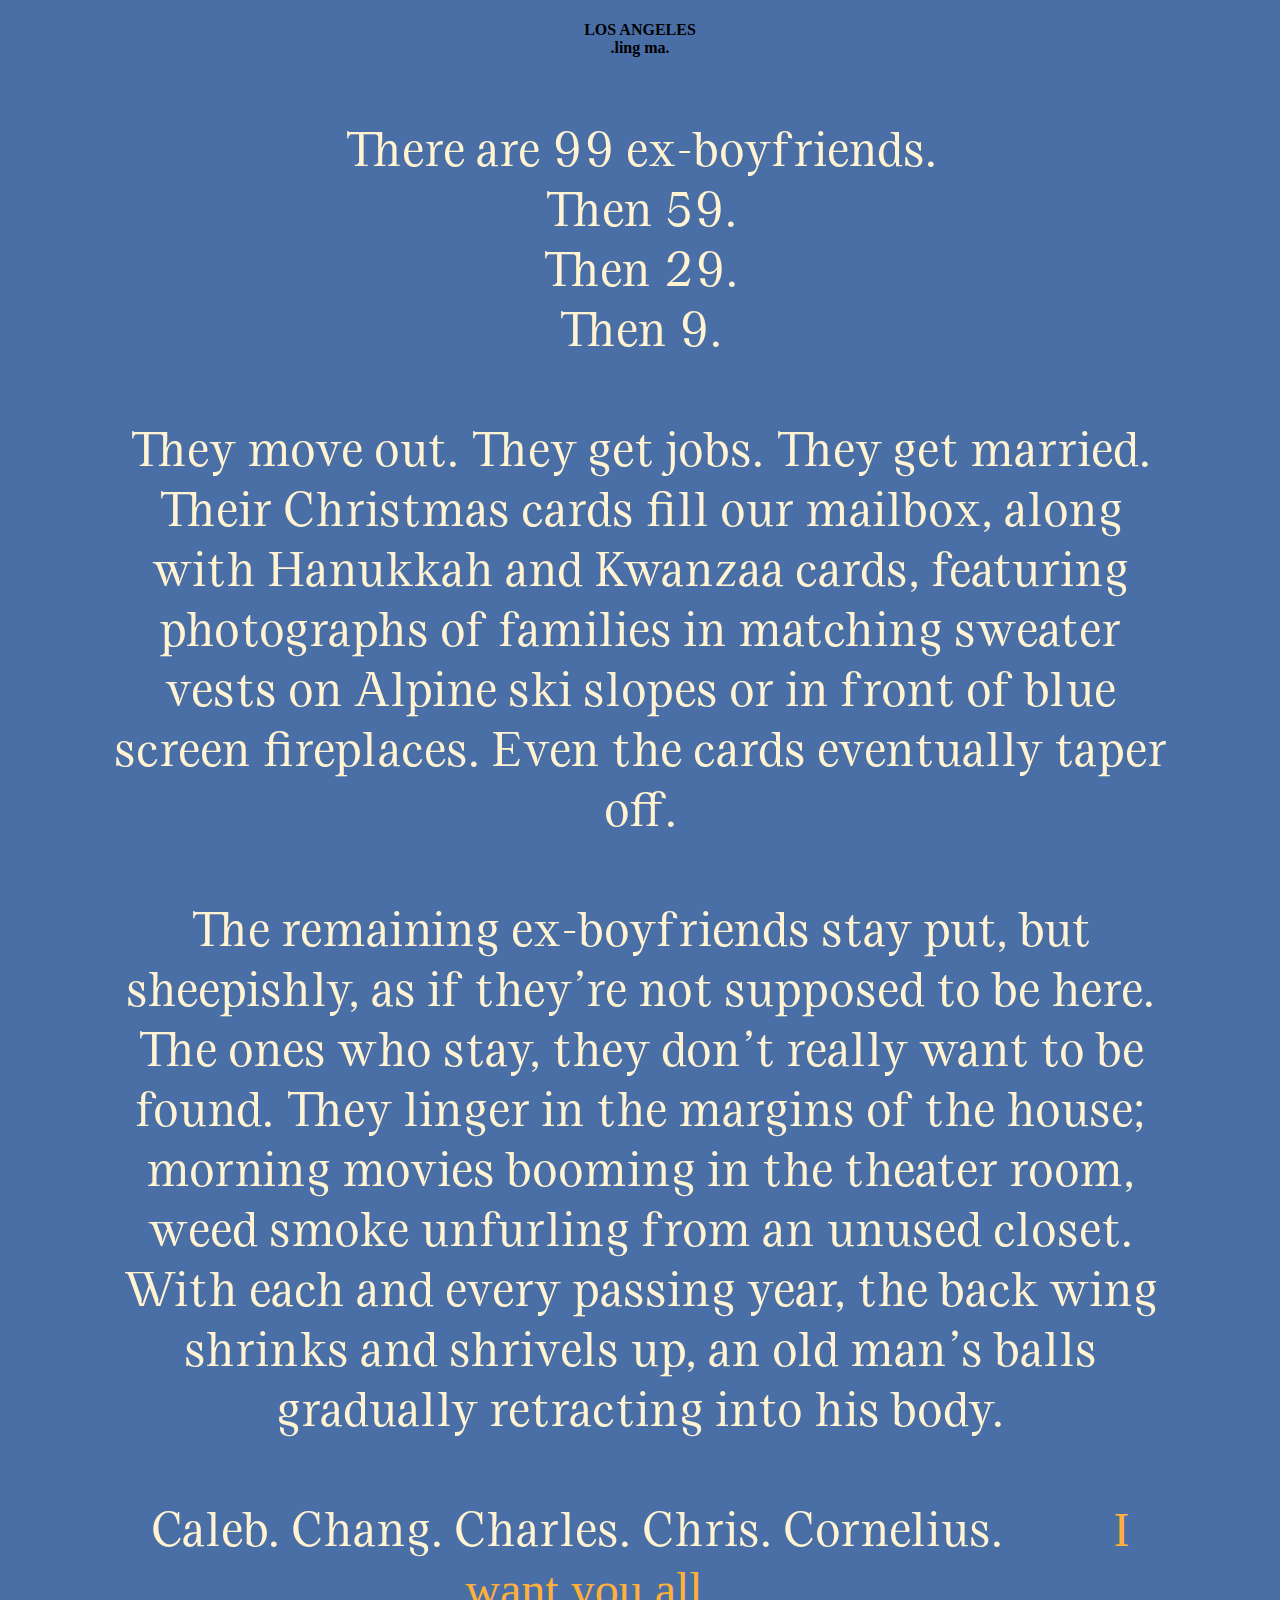
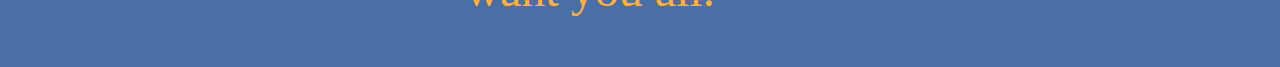
<file: project-1/page9.html>
<!DOCTYPE html>
<html lang="en">
<head>
    <meta charset="UTF-8">
    <meta name="viewport" content="width=device-width, initial-scale=1.0">
    <title>So Many Ex's</title>
    <link href="styles.css" rel="stylesheet">
</head>
<body>
    <h1>
        <div class="la">LOS ANGELES</div> 
        <div class="lingma"> .ling ma.</div>
    </h1>
    <p>There are 99 ex-boyfriends. 
    <br>
    Then 59. 
    <br>
    Then 29.
    <br>
    Then 9. 
    
    <p>They move out. They get jobs. They get married. Their Christmas
    cards fill our mailbox, along with Hanukkah and Kwanzaa
    cards, featuring photographs of families in matching
    sweater vests on Alpine ski slopes or in front of blue screen
    fireplaces. Even the cards eventually taper off. 
    </p>
    
    <p>
    The remaining ex-boyfriends stay put, but sheepishly, as if
    they’re not supposed to be here. The ones who stay, they
    don’t really want to be found. They linger in the margins of
    the house; morning movies booming in the theater room,
    weed smoke unfurling from an unused closet. With each and every passing year, the back wing shrinks
    and shrivels up, an old man’s balls gradually retracting into
    his body.</p>

    <p>Caleb. Chang. Charles. Chris. Cornelius. <a href="page10.html" class="boyfriendroute"> I want you all.</a></p>
      
</body>
</html>
</file>
<file: styles.css>
@font-face {
    font-family: "monor";
    src: url("Monor_Regular.otf") format("oft");
    font-style: normal;
    font-weight: normal;
  }
  
  @font-face {
    font-family: "hika";
    src: url("HIKARUMONO-Regular.otf") format("oft");
    font-style: normal;
    font-weight: normal;
  }


Body{
    display: flex;
    justify-content: flex-start; /* Align content to the left */
    align-items: center; /* Center items vertically */
    height: 100vh; /* Full height of the viewport */
    margin: 0; /* Remove default body margin */
    align-items: flex-end;
    position:relative;
    overflow: hidden;
    background-color: #00021c;
}

.blob {
    position: absolute;
    top: 0;
    left: -100px;
    width: 110vw;
    height: 110vh;
    background: radial-gradient(circle, rgba(255, 85, 85, 0.7) 10%, rgba(0, 128, 255, 0.6) 60%, rgba(0, 0, 0, 0) 80%);
    z-index: -1;
    filter:blur(2rem);
  }
  
  .blob::before, .blob::after {
    content: '';
    position: absolute;
    background: radial-gradient(circle, rgba(255, 50, 64, 0.7) 10%, rgba(40, 57, 243, 0.6) 60%, rgba(0, 0, 0, 0) 80%);
    border-radius: 50%;
  }
  
  .blob::before {
    top: 10%;
    left: 20%;
    width: 40vw;
    height: 40vh;
    animation: blob-animation 15s infinite alternate;
  }
  
  .blob::after {
    bottom: 10%;
    right: 20%;
    width: 50vw;
    height: 50vh;
    animation: blob-animation 20s infinite alternate;
  }
  
  @keyframes blob-animation {
    0% {
      transform: scale(1) rotate(0deg);
    }
    100% {
      transform: scale(1.2) rotate(360deg);
    }
  }

  .blob1 {
    position: absolute;
    top: 0;
    right: 0;
    width: 100vw;
    height: 100vh;
    background: radial-gradient(circle, rgba(255, 85, 85, 0.7) 10%, rgba(0, 128, 255, 0.6) 60%, rgba(0, 0, 0, 0) 80%);
    z-index: -1;
    filter:blur(1.5rem);
    opacity:0.5;
  }
  
  .blob::before, .blob::after {
    content: '';
    position: absolute;
    background: radial-gradient(circle, rgba(255, 50, 64, 0.7) 10%, rgba(40, 57, 243, 0.6) 60%, rgba(0, 0, 0, 0) 80%);
    border-radius: 50%;
  }
  
  .blob::before {
    top: 10%;
    left: 20%;
    width: 60vw;
    height: 60vh;
    animation: blob-animation 10s infinite alternate;
  }
  
  .blob::after {
    bottom: 10%;
    right: 20%;
    width: 50vw;
    height: 50vh;
    animation: blob-animation 15s infinite alternate;
  }
  
  @keyframes blob-animation {
    0% {
      transform: scale(1) rotate(0deg);
    }

    50% {
        transform: scale(1.6) rotate(125deg);
      }

    100% {
      transform: scale(1.2) rotate(360deg);
    }
  }
  
  ul {
    list-style-type: none; 
    padding: 10px;
    margin-bottom: 0px;
    display: flex;
    justify-content: space-around; 
    width: 100%; 
    color:white;
}
  
  ul li {
    margin: 10px 0; /* Add margin between list items */
  }
  
  a {
    color: white;
    text-decoration: none;
    font-size: 15px;
    transition: 0.5s;
    font-family: system-ui, -apple-system, BlinkMacSystemFont, 'Segoe UI', Roboto, Oxygen, Ubuntu, Cantarell, 'Open Sans', 'Helvetica Neue', sans-serif;
  }

  a:hover{
    transform: scale(1.1);
    opacity: 0.6; 
    filter: blur(0.2rem);
  }


  h1 {
    position: fixed;  
    top: 0;            
    left: 0;           
    margin: 20px;  
    color: rgb(255, 255, 255);  
    font-size: 20px;
    font-family: system-ui, -apple-system, BlinkMacSystemFont, 'Segoe UI', Roboto, Oxygen, Ubuntu, Cantarell, 'Open Sans', 'Helvetica Neue', sans-serif;
  }

  h2{
    position: fixed;  
    top: 0;            
    right: 0;           
    margin-top: 20px;   
    margin-right: 30px;
    color: rgb(255, 255, 255);   
    font-size: 15px;
    font-family: Arial, Helvetica, sans-serif;   
    animation: breathe 6s ease-in-out infinite; 
      }
      
      @keyframes breathe {
        0% {
          transform: scale(1); 
          opacity: 1; 
        }
        50% {
          transform: scale(1.1);
          opacity: 0.6; 
          filter: blur(0.2rem);
        }
        100% {
          transform: scale(1);
          opacity: 1;
      }
    }
</file>
<file: project-1/styles.css>
@font-face {
    font-family: "lucette";
    src: url("Lucette-Regular.woff") format("woff");
    font-weight: normal;
    font-style: normal;
}

@font-face {
    font-family: "karrik";
    src: url("Karrik-Regular.woff.webloc") format("webloc");
    font-weight: normal;
    font-style: normal;
}
    
/*
@font-face {
    font-family: "worksans";
    src: url("WorkSans-Medium.woff2.webloc") format("webloc");
    font-weight: normal;
    font-style: normal;
}
    */

body{
    background-color: rgb(74, 111, 167);
    text-align: center;
    }


h1{
    font-family: "karrik";
    color: rgb(0, 0, 0);
}

p {
    font-family: "lucette";
    color:rgb(255, 243, 209);
    font-size: 50px;
    padding-left: 100px;
    padding-right: 100px;
    padding-top: 10px;

}

a{
    font-family: "lucette";
    text-decoration: none;
    color:rgb(255, 243, 209);
    font-size: 50px;
    padding-left: 100px;
    padding-right: 100px;
    padding-top: 10px;
}

.la {
    text-align: center;
    font-size: medium;
}

.lingma {
    text-align: center;
    font-size: medium;   
    padding-top: 0px;
}

.husbandroute {
    color: #013ac0;
    font-family: "karrik";
    font-size: 48px;
}

.boyfriendroute {
    color: #FFB03A;
    font-family: "karrik";
    font-size: 48px;
}

.home {
    color:rgb(0, 0, 0);
    font-family: "karrik"; 
    position:fixed;
    left:0px;
    bottom:0px;
    height:30px;
    width:100%;
    background:rgb(74, 111, 167);
}


a {
    text-decoration: none;
}

a:hover {
    color:rgb(51, 84, 133);
}

.boyfriendroute:hover{
    background-image: linear-gradient(90deg, #FFB03A, rgb(51, 85, 137));
        background-clip: text;
        color: transparent;
}

/*
.smaller{
    font-family: "lucette";
    color: rgb(255, 236, 179);
    font-size: 30px;
    padding-left: 100px;
    padding-right: 100px;
    bottom: 100px;
}
*/

.htext{
    color: rgba(18, 25, 52, 0.712);
    font-family: "lucette";
    font-size: 30px;
    text-align: left;
    padding-left: 150px;
}

.hcry1{
    color: rgba(18, 25, 52, 0.712);
    font-family: "lucette";
    font-size: 12px;
    text-align: left;
    padding-left: 150px;
}

.hcry2{
    color: rgba(18, 25, 52, 0.712);
    font-family: "lucette";
    font-size: 14px;
    text-align: left;
    padding-left: 150px;
}

.rtext{
    color: rgba(236, 240, 255, 0.712);
    font-family: "lucette";
    font-size: 30px;
    text-align: right;
    padding-right: 150px;
}

.tomorrow{
    font-family: "karrik";
        background-image: linear-gradient(90deg, #FFB03A, rgb(75, 113, 170));
        background-clip: text;
        color: transparent;
        font-size: 20px;
}

.sunset{
    background-image: linear-gradient(rgb(75, 113, 170),#ff9100);
    }

.sunset2{
        background-image: linear-gradient(-360deg,rgb(75, 113, 170),#ff9100);
    }


.bf1{
    color: rgb(255, 255, 255);
    font-family: "lucette";
    font-size: 30px;
    text-align: left;
    padding-left: 150px;
    text-shadow: -1px -1px 0 #ff0000, 1px -1px 0 #ff0000, -1px 1px 0 #ff0000, 1px 1px 0 #ff0000;
}

.bf2{
    color: rgb(200, 255, 133);
    font-family: "lucette";
    font-size: 30px;
    text-align: left;
    padding-left: 150px;
    text-shadow: -1px -1px 0 #380017, 1px -1px 0 #380017, -1px 1px 0 #380017, 1px 1px 0 #380017;
}

.bf3{
    color: rgb(86, 204, 255);
    font-family: "lucette";
    font-size: 30px;
    text-align: left;
    padding-left: 150px;
    text-shadow: -1px -1px 0 #100f6d, 1px -1px 0 #100f6d, -1px 1px 0 #380017, 1px 1px 0 #380017;
}

.bf4{
    color: rgb(255, 211, 129);
    font-family: "lucette";
    font-size: 30px;
    text-align: left;
    padding-left: 150px;
    text-shadow: -1px -1px 0 #44a408, 1px -1px 0 #44a408, -1px 1px 0 #44a408, 1px 1px 0 #44a408;
}

.bf5{
    color: rgb(150, 142, 215);
    font-family: "lucette";
    font-size: 30px;
    text-align: left;
    padding-left: 150px;
    text-shadow: -1px -1px 0 #8a0000, 1px -1px 0 #8a0000, -1px 1px 0 #8a0000, 1px 1px 0 #8a0000;
}

.bf6{
    color: rgb(255, 170, 254);
    font-family: "lucette";
    font-size: 30px;
    text-align: left;
    padding-left: 150px;
    text-shadow: -1px -1px 0 #014235, 1px -1px 0 #014235, -1px 1px 0 #014235, 1px 1px 0 #014235;
}
</file>
<file: project-2/style-2.css>
/* Version 2: Full Width and Typographic */
@font-face {
    font-family: "instrument";
    src: url("instrumentserif-regular.woff") format("woff");
    font-style: normal;
    font-weight: normal;
  }
  
@font-face {
    font-family: "Ants";
    src: url("Ouvrieres/Ouvrieres-affamees.woff") format("woff");
    font-style: normal;
    font-weight: normal;
  }

  body {
    /* I'm overriding the default margin and setting it to 0 */
        margin: 0;
        cursor: url("mycursor.png"), crosshair;
        font-family: "instrumental";
        overflow-y:hidden;
      }
    
    
    .container {
    /* I'm giving this a position:relative so I can position other content within it with position:absolute */
        position: relative;
    
    /* This makes the container 100% of the viewport width */
        width: 100vw;
        background: rgb(40, 0, 218);
    
    /* This makes the container 100% of the viewport height */
        height: 100vh;
        background: rgb(40, 0, 218);
        overflow-y:hidden;
    }
    
    /* Whenever you are trying to position a child element relative to its parent container, you must: */
    /* 1. Give the parent a position:relative (see line 10) */
    /* 2. Give the child a position:absolute (see line 29) */
    /* 3. The top, bottom, left, right properties will now be relative to the parent */
    
    
    h1 {
    /* I'm giving this a position:absolute so I can position it relative to the container (see line 10) */
    /* You would give every element within the container a position:absolute */
    /* Important: Make sure in your HTML that the content is nested between the container div tags */
        position: absolute;
     
    /* This centers the content vertically and horiziontally within the container */
        top: 50%;
        left: 50%;
        transform: translate(-50%, -50%);
    }

    .heading{
        z-index: 2;
        display:flex;
        justify-content: space-around;
        font-family: "instrument";
      }

    .hugerock{
        width: 100vw;
        opacity:0;
        position: absolute;
        top: 50%;
        left: 50%;
        transform: translate(-50%, -50%);
    }


      h1{
        z-index: 1;
      }

    h1:hover ~ img{
        opacity:1;
      }


      h1:hover{
        opacity: 0;
      }

  .title{
    margin: 0; padding: 0;
    position:absolute;
    top: 50%; left: 50%;
    transform:translate(-50%,-50%);
    font-size: 6em; 
    color:white;
    font-family: "Instrument Serif", serif;
    font-weight: 400;
    font-style: normal;
    letter-spacing: 5px;
  }



.name{
    color: #ffffff;
    transition: 2s;
}

.date{
    color: #ffffff;
    transition: 2s;
}

.opening{
    color: #ffffff;
    transition: 2s;
}

.location{
    color: #ffffff;
    transition: 2s;
}

.name:hover, .date:hover, .opening:hover, .location:hover{
    z-index: 2;
    opacity:0.5;
    scale:110%;
    filter:blur(1.5rem);
  } 



  /* .images{
    position: 
  } */

.rock{
    position: absolute;
    left:100px;
    top:200px;
    scale: 60%;
    opacity: 0;
    transition: 0.15s;
    cursor: url("cursor2.png"), crosshair;
}
.rock:hover{
    opacity: 1;
    scale:70%;
}

.rock1{
    position:absolute;
    scale: 60%;
    opacity: 0;
    left:-100px;
    top:-100px;
    transition: 0.15s;
    cursor: url("cursor2.png"), crosshair;
}
.rock1:hover{
    opacity: 1;
    scale:70%;
}

.rock2{
    position:absolute;
    scale: 100%;
    opacity:0;
    right:400px;
    top:400px;
    transition: 0.15s;
    cursor: url("cursor2.png"), crosshair;
}
.rock2:hover:hover{
    opacity: 1;
    scale:110%;
}

.rock3{
    position:absolute;
    scale: 50%;
    top:-50px;
    opacity: 0;
    transition: 0.15s;
    right: -100px;
    cursor: url("cursor2.png"), crosshair;
}
.rock3:hover{
    opacity: 1;
    scale:60%;
}

.rock4{
    position:absolute;
    scale: 50%;
    right:-100px;
    bottom:80px;
    opacity: 0;
    transition: 0.15s;
    cursor: url("cursor2.png"), crosshair;
}
.rock4:hover{
    opacity: 1;
    scale:60%;
}

.rock5{
    position:absolute;
    scale: 60%;
    left:500px;
    top:-70px;
    opacity: 0;
    transition: 0.15s;
    cursor: url("cursor2.png"), crosshair;
}
.rock5:hover{
    opacity: 1;
    scale:70%;
}

.rock6{
    scale: 60%;
    position:absolute;
   left:350px;
    top:50px;
    opacity:0;
    transition: 0.15s;
    cursor: url("cursor2.png"), crosshair;
}
.rock6:hover{
    opacity: 1;
    scale:70%;
}

.rock7{
    position:absolute;
    scale: 50%;
    right:-50px;
    bottom:-50px;
    opacity: 1;
    transition: 0.15s;
    cursor: url("cursor2.png"), crosshair;
}
.rock7:hover{
    opacity: 1;
    scale:60%;
}

.rock8{
    position:absolute;
    bottom:-30px;
    left:-30px;
    scale: 60%;
    opacity: 0;
    transition: 0.15s;
    cursor: url("cursor2.png"), crosshair;
}
.rock8:hover{
    opacity: 1;
    scale:70%;
}

.longcopy{
    display:none;
}

.code{
    display:none;
}

#none{
    display: none;
}
</file>
<file: project-3/newstyles.css>
#titleimage{
    display: flex;
    flex-direction: row;
    width: 200px;
    position: fixed; 
    top: 0;         
    left: 0;   
    margin: 20px; 
    
}

#titleimage:hover {
    cursor: crosshair; /* Changes cursor to a pointer when hovering */
    box-shadow: 0 0 15px rgba(255, 255, 255, 0.7); /* Adds a glowing effect */
}

body {
    margin: 0;
    padding: 0;
    display: flex;
    justify-content: center;
    align-items: center;
    height: 100vh;
    background-color: #000000;
  }
  
  .container {
    display: flex;
    width: 100%;
  }
  
  .drawing-area, .reflection-area {
    width: 50%;
    height: 100vh;
  }
  
  canvas {
    width: 100%;
    height: 100%;
    background-color: #000000;
    border: 1px solid #ffffff;
  }

  #clearButton {
    position: fixed;
    bottom: 20px;       /* 20px from the bottom of the page */
    left: 50%;          /* Position horizontally at the center of the page */
    transform: translateX(-50%);  /* Adjust for perfect centering */
    background-color: #000000;
    color: rgb(255, 255, 255);
    border: none;
    border-radius: 5px;
    font-size: 16px;
    cursor: pointer;
  }

  #clearButton:hover {
    color: gray;
  }


  #invertButton {
    padding: 10px 20px;
    font-size: 16px;
    background-color: #000000;
    color: white;
    border: none;
    cursor: pointer;
    border-radius: 5px;
    position: fixed;  /* Fix the button to the top-right corner */
    top: 10px;        /* Position it slightly from the top */
    right: 10px; 
}

#invertButton:hover {
   color: #5c5c5c;
}
</file>
